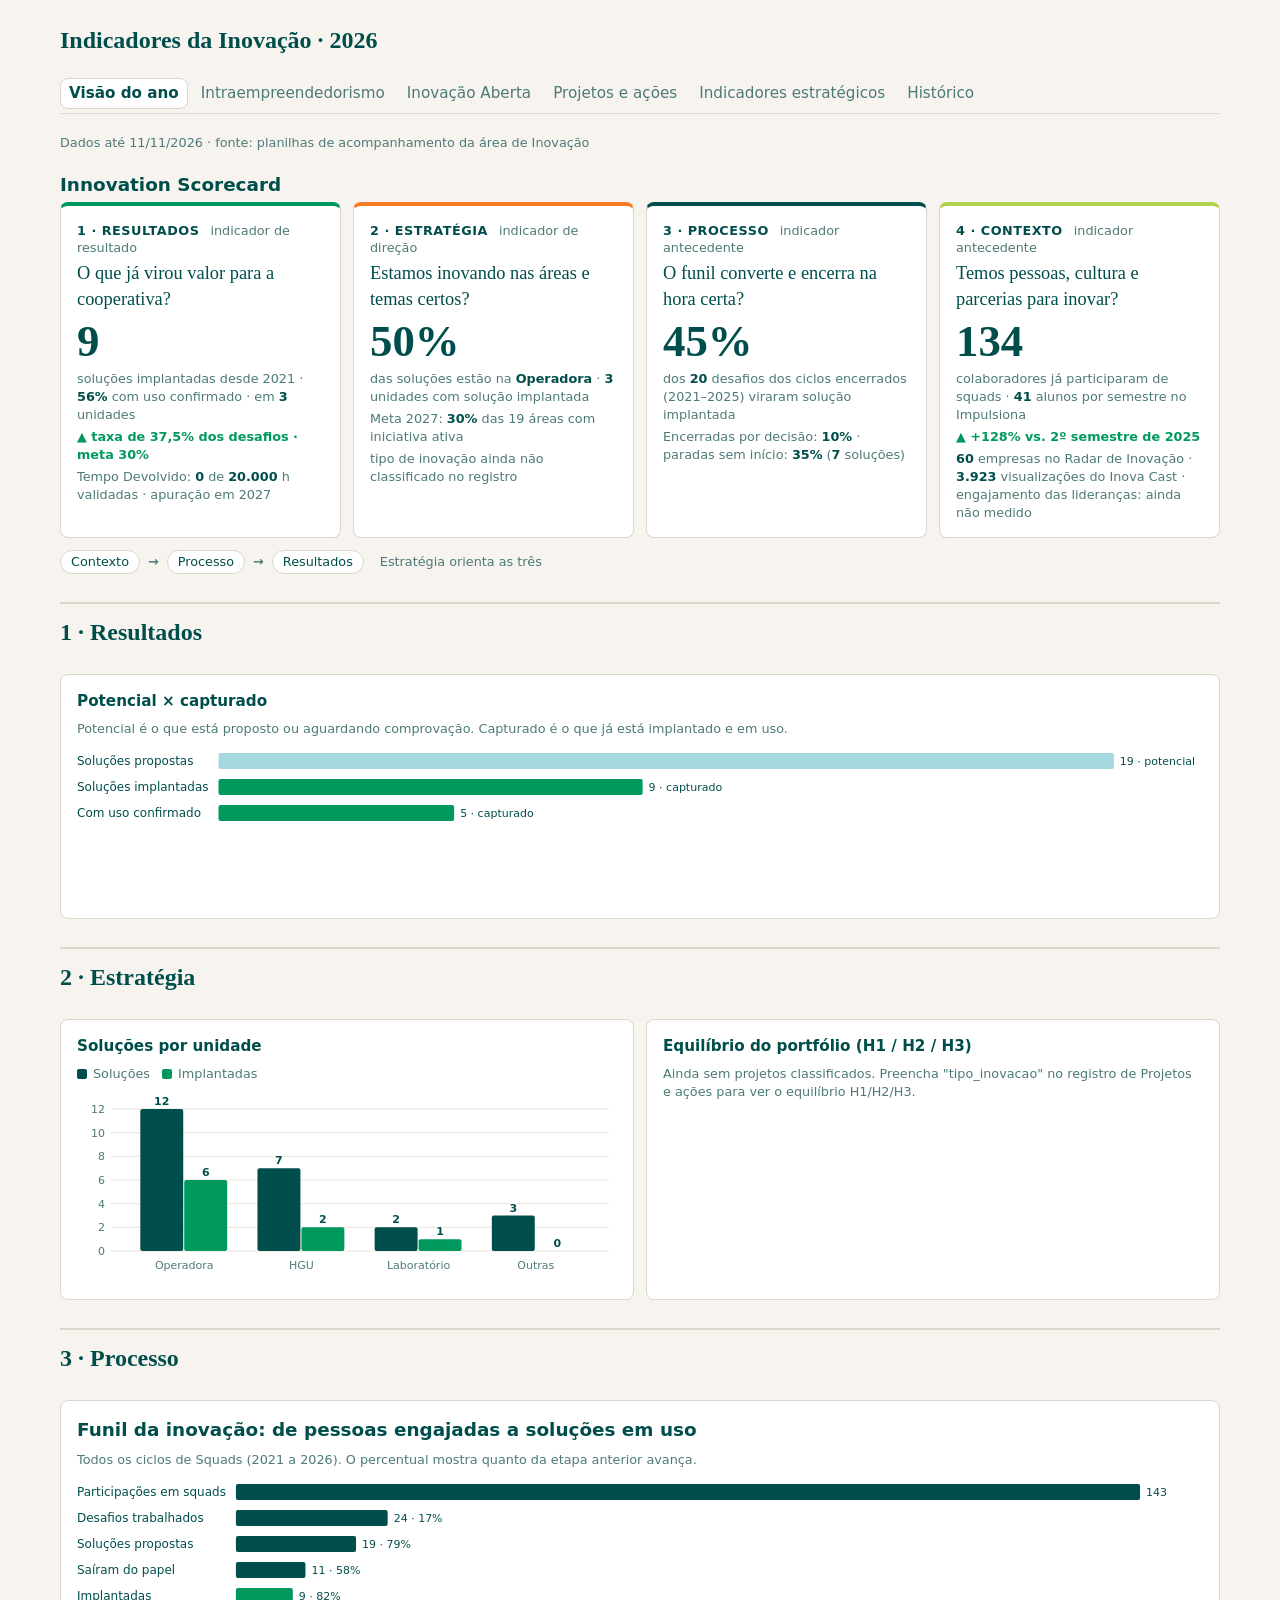
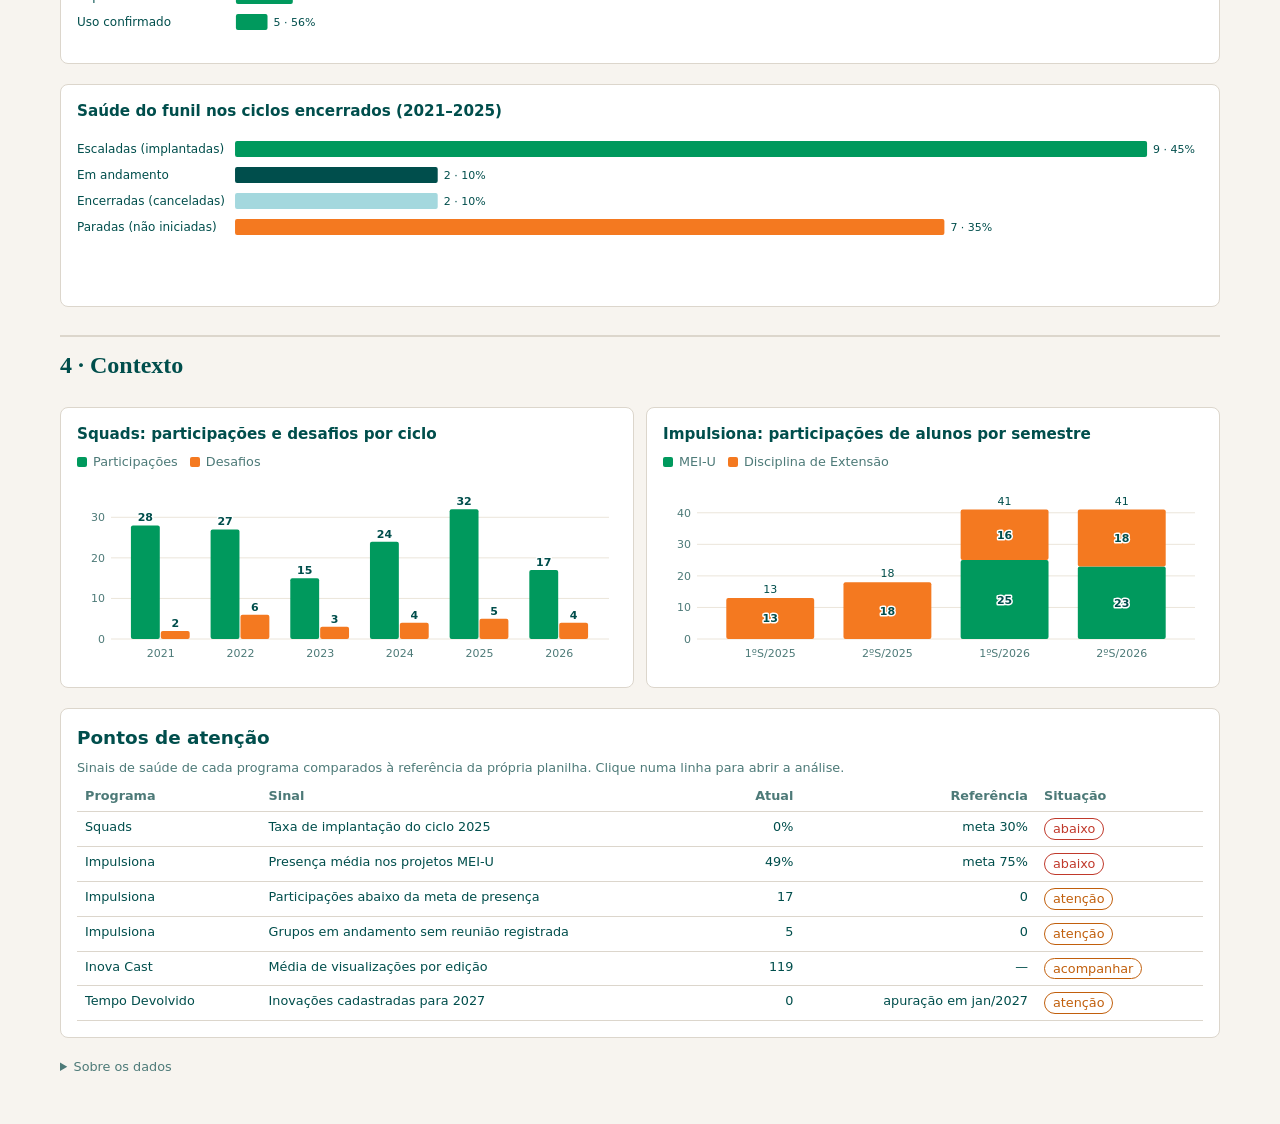
<file: docs/index.html>
<!DOCTYPE html>
<html lang="pt-BR">
<head>
<meta charset="utf-8">
<meta name="viewport" content="width=device-width, initial-scale=1">
<title>Indicadores da Inovação · Unimed Ponta Grossa</title>
<link rel="stylesheet" href="tema.css">
<script src="d3.min.js"></script>
<script src="dash-shim.js"></script>
</head>
<body>
<meta name="dash-one-writer">
<style>
.ip{font-family:var(--font-anthropic-sans);color:var(--color-fg);display:flex;flex-direction:column;gap:var(--cds-gap-lg)}
.ip h1{font-family:var(--font-anthropic-serif);font-weight:700;font-size:var(--cds-font-size-title);margin:0}
.ip h2{font-size:var(--cds-font-size-heading);font-weight:var(--cds-font-weight-medium);margin:0 0 var(--cds-gap-xs)}
.ip h3{font-size:var(--cds-font-size-body);font-weight:var(--cds-font-weight-medium);margin:0 0 var(--cds-gap-xs)}
.ip p{margin:0}
.ip-lede{color:var(--color-fg);max-width:70ch;line-height:1.5}
.ip-lede b,.ip-note b{font-variant-numeric:tabular-nums}
.ip-muted{color:var(--color-fg-muted);font-size:var(--cds-font-size-caption)}
.ip-tabs{display:flex;flex-wrap:wrap;gap:var(--cds-gap-xs);border-bottom:1px solid var(--color-border-line);padding-bottom:var(--cds-gap-xs)}
.ip-tab{font:inherit;font-size:var(--cds-font-size-body);background:none;border:1px solid transparent;border-radius:var(--cds-radius);padding:var(--cds-pad-xs) var(--cds-pad-sm);color:var(--color-fg-muted);cursor:pointer}
.ip-tab[aria-selected=true]{color:var(--color-fg);background:var(--color-panel);border-color:var(--color-border-line);font-weight:var(--cds-font-weight-medium)}
.ip-sec{display:flex;flex-direction:column;gap:var(--cds-gap-lg)}
.ip-grid{display:grid;grid-template-columns:repeat(auto-fit,minmax(170px,1fr));gap:var(--cds-gap-md)}
.ip-two{display:grid;grid-template-columns:repeat(auto-fit,minmax(300px,1fr));gap:var(--cds-gap-md)}
.ip-card{background:var(--color-panel);border:1px solid var(--color-border-line);border-radius:var(--cds-radius);padding:var(--cds-pad-lg);display:flex;flex-direction:column;gap:var(--cds-gap-xs);min-width:0}
.ip-prog{font-size:var(--cds-font-size-caption);color:var(--color-fg-muted);text-transform:uppercase;letter-spacing:.04em}
.ip-big{font-family:var(--font-anthropic-serif);font-weight:700;color:var(--color-fg);font-size:2.1rem;line-height:1.1;font-variant-numeric:tabular-nums}
.ip-sub{font-size:var(--cds-font-size-caption);color:var(--color-fg-muted)}
.ip-sub b{color:var(--color-fg);font-weight:var(--cds-font-weight-medium);font-variant-numeric:tabular-nums}
.ip-chart{position:relative;min-height:220px;width:100%}
.ip-chart.ip-short{min-height:160px}
.ip-legend{display:flex;flex-wrap:wrap;gap:var(--cds-gap-md);font-size:var(--cds-font-size-caption);color:var(--color-fg-muted)}
.ip-sw{display:inline-block;width:10px;height:10px;border-radius:2px;margin-right:6px;vertical-align:-1px}
.ip-tip{position:absolute;pointer-events:none;background:var(--cds-surface-popover);border:1px solid var(--cds-border);box-shadow:var(--cds-shadow-popover);border-radius:var(--cds-radius);padding:6px 8px;font-size:var(--cds-font-size-caption);max-width:260px;z-index:5;line-height:1.4}
.ip-tip .k{color:var(--cds-text-secondary)}
.ip-chart svg text{fill:var(--cds-text-secondary);font-size:11px;font-family:var(--font-anthropic-sans)}
.ip-chart svg .ip-val{fill:var(--color-fg)}
.ip-chart svg .ip-lab{fill:var(--color-fg);font-size:12px}
.ip-chart svg .ip-seg{fill:var(--color-fg);font-size:11px;font-weight:600;paint-order:stroke;stroke:var(--color-panel);stroke-width:3px;stroke-linejoin:round}
.ip-wrap{overflow-x:auto}
.ip table{border-collapse:collapse;width:100%;font-size:var(--cds-font-size-caption)}
.ip th{text-align:left;font-weight:var(--cds-font-weight-medium);color:var(--color-fg-muted);border-bottom:1px solid var(--color-border-line);padding:6px 8px;white-space:nowrap}
.ip td{border-bottom:1px solid var(--color-border-line);padding:6px 8px;vertical-align:top}
.ip td.n,.ip th.n{text-align:right;font-variant-numeric:tabular-nums}
.ip-pill{display:inline-block;border-radius:999px;padding:1px 8px;font-size:var(--cds-font-size-caption);border:1px solid currentColor;white-space:nowrap}
.ip-ok{color:var(--color-ok)}.ip-warn{color:var(--color-warn)}.ip-bad{color:var(--color-bad)}
.ip-bar{height:10px;border-radius:999px;background:var(--color-border-line);overflow:hidden}
.ip-bar>span{display:block;height:100%;background:var(--color-ok)}
.ip-note{font-size:var(--cds-font-size-caption);color:var(--color-fg-muted);line-height:1.5;max-width:80ch}
.ip details{font-size:var(--cds-font-size-caption);color:var(--color-fg-muted)}
.ip details summary{cursor:pointer}
[data-dash-source-state=refreshing]{opacity:.5}
.ip-hero{border-top:4px solid var(--color-border-line)}
.ip-xl{font-size:2.8rem}
.ip-delta{font-size:var(--cds-font-size-caption);font-weight:var(--cds-font-weight-medium);font-variant-numeric:tabular-nums}
.ip-delta.ip-up{color:var(--color-ok)}.ip-delta.ip-down{color:var(--color-bad)}.ip-neutral{color:var(--color-fg-muted)}
.ip-means{font-size:var(--cds-font-size-caption);color:var(--color-fg-muted);line-height:1.45;margin-top:auto;padding-top:var(--cds-gap-xs);border-top:1px dashed var(--color-border-line)}
#impacto h2,#alcance-titulo{margin-bottom:var(--cds-gap-sm)}
.ip-head{display:flex;flex-wrap:wrap;align-items:center;gap:var(--cds-gap-md)}
.ip-exec-btn{margin-left:auto;font:inherit;font-size:var(--cds-font-size-body);background:none;border:1px solid var(--color-border-line);border-radius:var(--cds-radius);padding:var(--cds-pad-xs) var(--cds-pad-sm);color:var(--color-fg-muted);cursor:pointer}
.ip-exec-btn[aria-pressed=true]{color:var(--color-fg);background:var(--color-panel);font-weight:var(--cds-font-weight-medium)}
.ip.ip-exec .ip-tabs,.ip.ip-exec #pulso,.ip.ip-exec #cards-programas,.ip.ip-exec #alcance-titulo,.ip.ip-exec #comparar,.ip.ip-exec #drill,.ip.ip-exec #filtros,.ip.ip-exec #funil .ip-muted,.ip.ip-exec #notas{display:none!important}
.ip-form{display:flex;flex-wrap:wrap;gap:var(--cds-gap-md);align-items:flex-end;font-size:var(--cds-font-size-caption);color:var(--color-fg-muted)}
.ip-form label{display:flex;flex-direction:column;gap:4px}
.ip-form input{font:inherit;font-size:var(--cds-font-size-body);padding:6px 8px;border:1px solid var(--color-border-line);border-radius:var(--cds-radius);background:var(--color-bg);color:var(--color-fg);width:9rem}
.ip-auto{background:var(--color-bg);border-left:3px solid var(--color-border-line);padding:var(--cds-pad-sm) var(--cds-pad-md);border-radius:var(--cds-radius)}
.ip-drill-head{display:flex;flex-wrap:wrap;gap:var(--cds-gap-md);align-items:center;justify-content:space-between;margin:var(--cds-gap-sm) 0 var(--cds-gap-xs)}
.ip-link{background:none;border:none;padding:0;color:var(--color-fg-muted);text-decoration:underline;cursor:pointer;font:inherit;font-size:var(--cds-font-size-caption)}
.ip-sim{border-top:1px solid var(--color-border-line);padding-top:var(--cds-gap-md);margin-top:var(--cds-gap-sm);display:flex;flex-direction:column;gap:var(--cds-gap-sm)}
.ip-sim-out{display:flex;flex-direction:column;gap:4px;font-size:var(--cds-font-size-body)}
.ip-checks{margin:0;padding-left:1.1rem;font-size:var(--cds-font-size-caption);line-height:1.6}
.ip-group-title{font-size:var(--cds-font-size-title)!important;font-family:var(--font-anthropic-serif);font-weight:700!important;padding-top:var(--cds-gap-md);border-top:2px solid var(--color-border-line)}
tr.ip-exemplo td{color:var(--color-fg-muted);font-style:italic}
.ip-sc-grid{display:grid;grid-template-columns:repeat(auto-fit,minmax(260px,1fr));gap:var(--cds-gap-md)}
.ip-sc{border-top:4px solid var(--color-border-line)}
.ip-dim{font-size:var(--cds-font-size-caption);font-weight:var(--cds-font-weight-medium);text-transform:uppercase;letter-spacing:.04em;color:var(--color-fg)}
.ip-dim i{font-style:normal;text-transform:none;letter-spacing:0;font-weight:400;color:var(--color-fg-muted);margin-left:6px}
.ip-q{font-family:var(--font-anthropic-serif);font-size:var(--cds-font-size-heading);color:var(--color-fg)}
.ip-flow{display:flex;flex-wrap:wrap;align-items:center;gap:var(--cds-gap-sm);margin-top:var(--cds-gap-md);font-size:var(--cds-font-size-caption);color:var(--color-fg-muted)}
.ip-flow span{border:1px solid var(--color-border-line);border-radius:999px;padding:2px 10px;color:var(--color-fg);background:var(--color-panel)}
.ip-flow em{font-style:normal;margin-left:var(--cds-gap-sm)}
.ip-dim-h{font-family:var(--font-anthropic-serif);font-size:var(--cds-font-size-title)!important;font-weight:700!important;padding-top:var(--cds-gap-md);border-top:2px solid var(--color-border-line);margin-top:var(--cds-gap-sm)!important}
#squads-analise{order:1}#notas{order:2}
tbody[data-draw=alertas] tr{cursor:pointer}
tbody[data-draw=alertas] tr:hover td{background:var(--color-bg)}
</style>

<div class="ip">
<header id="topo">
  <div class="ip-head">
    <h1>Indicadores da Inovação · 2026</h1>
  </div>
</header>

<nav class="ip-tabs" role="tablist" aria-label="Programas">
  <button class="ip-tab" role="tab" data-tab="ano" aria-selected="true">Visão do ano</button>
  <button class="ip-tab" role="tab" data-tab="intra" aria-selected="false">Intraempreendedorismo</button>
  <button class="ip-tab" role="tab" data-tab="aberta" aria-selected="false">Inovação Aberta</button>
  <button class="ip-tab" role="tab" data-tab="projetos" aria-selected="false">Projetos e ações</button>
  <button class="ip-tab" role="tab" data-tab="tempo" aria-selected="false">Indicadores estratégicos</button>
  <button class="ip-tab" role="tab" data-tab="historico" aria-selected="false">Histórico</button>
</nav>

<!-- ============ VISÃO DO ANO ============ -->
<section class="ip-sec" id="ano" data-sec="ano">
  <p class="ip-muted" id="data-corte">Dados até 11/11/2026 · fonte: planilhas de acompanhamento da área de Inovação</p>

  <!-- ===== Innovation Scorecard ===== -->
  <div id="scorecard">
    <h2>Innovation Scorecard</h2>
    <div class="ip-sc-grid">
      <div class="ip-card ip-sc" id="sc-resultados" data-c="0">
        <span class="ip-dim">1 · Resultados <i>indicador de resultado</i></span>
        <span class="ip-q">O que já virou valor para a cooperativa?</span>
        <span class="ip-big ip-xl" data-draw="h-imp" data-source="impacto" data-field="implantadas" data-row="0">—</span>
        <span class="ip-sub">soluções implantadas desde 2021 · <b data-draw="sc-captura" data-source="scorecard" data-field="captura_uso" data-row="0">—</b> com uso confirmado · em <b data-draw="h-est" data-source="impacto" data-field="estabelecimentos" data-row="0">—</b> unidades</span>
        <span class="ip-delta" data-draw="h-imp-d" data-source="sq_resumo" data-field="taxa" data-row="0">—</span>
        <span class="ip-sub">Tempo Devolvido: <b data-draw="sc-hv" data-source="scorecard" data-field="horas_validadas" data-row="0">—</b> de <b data-draw="c-td" data-source="tempo_devolvido" data-field="valor" data-where="indicador=meta_horas">—</b> h validadas · apuração em 2027</span>
      </div>
      <div class="ip-card ip-sc" id="sc-estrategia" data-c="1">
        <span class="ip-dim">2 · Estratégia <i>indicador de direção</i></span>
        <span class="ip-q">Estamos inovando nas áreas e temas certos?</span>
        <span class="ip-big ip-xl" data-draw="sc-conc" data-source="scorecard" data-field="concentracao" data-row="0">—</span>
        <span class="ip-sub">das soluções estão na <b data-draw="sc-top" data-source="scorecard" data-field="unidade_top" data-row="0">—</b> · <b data-draw="sc-unid" data-source="scorecard" data-field="unidades_impl" data-row="0">—</b> unidades com solução implantada</span>
        <span class="ip-sub">Meta 2027: <b data-draw="c-aa" data-source="areas_ativas" data-field="meta_pct" data-where="trimestre=4%C2%BA%20tri">—</b> das 19 áreas com iniciativa ativa</span>
        <span class="ip-sub" data-draw="sc-class" data-source="scorecard" data-field="classificados" data-row="0">—</span>
      </div>
      <div class="ip-card ip-sc" id="sc-processo" data-c="2">
        <span class="ip-dim">3 · Processo <i>indicador antecedente</i></span>
        <span class="ip-q">O funil converte e encerra na hora certa?</span>
        <span class="ip-big ip-xl" data-draw="sc-scale" data-source="scorecard" data-field="scale_rate" data-row="0">—</span>
        <span class="ip-sub">dos <b data-draw="sc-enc" data-source="scorecard" data-field="encerrados" data-row="0">—</b> desafios dos ciclos encerrados (2021–2025) viraram solução implantada</span>
        <span class="ip-sub">Encerradas por decisão: <b data-draw="sc-kill" data-source="scorecard" data-field="kill_rate" data-row="0">—</b> · paradas sem início: <b data-draw="sc-parados" data-source="scorecard" data-field="parados_pct" data-row="0">—</b> (<b data-draw="sc-parados-n" data-source="scorecard" data-field="paradas" data-row="0">—</b> soluções)</span>
      </div>
      <div class="ip-card ip-sc" id="sc-contexto" data-c="3">
        <span class="ip-dim">4 · Contexto <i>indicador antecedente</i></span>
        <span class="ip-q">Temos pessoas, cultura e parcerias para inovar?</span>
        <span class="ip-big ip-xl" data-draw="h-pes" data-source="squads_pessoas" data-field="valor" data-where="indicador=pessoas_unicas">—</span>
        <span class="ip-sub">colaboradores já participaram de squads · <b data-draw="h-alu" data-source="impulsiona_semestres" data-field="total" data-where="semestre=2%C2%BAS%2F2026">—</b> alunos por semestre no Impulsiona</span>
        <span class="ip-delta" data-draw="h-alu-d" data-source="impacto" data-field="cresc_impulsiona" data-row="0">—</span>
        <span class="ip-sub"><b data-draw="c-st" data-source="st_resumo" data-field="startups" data-row="0">—</b> empresas no Radar de Inovação · <b data-draw="c-ic" data-source="ic_resumo" data-field="visualizacoes" data-row="0">—</b> visualizações do Inova Cast · engajamento das lideranças: ainda não medido</span>
      </div>
    </div>
    <div class="ip-flow" aria-label="Relação entre as dimensões">
      <span>Contexto</span><b>→</b><span>Processo</span><b>→</b><span>Resultados</span><em>Estratégia orienta as três</em>
    </div>
  </div>

  <!-- ===== Resultados ===== -->
  <h2 class="ip-dim-h" id="dim-resultados">1 · Resultados</h2>
  <div class="ip-card" id="sc-potencial">
    <h3>Potencial × capturado</h3>
    <p class="ip-muted">Potencial é o que está proposto ou aguardando comprovação. Capturado é o que já está implantado e em uso.</p>
    <div class="ip-chart ip-short" data-draw="sc-pot" data-source="sc_potencial" role="img" aria-label="Soluções em potencial e capturadas"></div>
  </div>

  <!-- ===== Estratégia ===== -->
  <h2 class="ip-dim-h" id="dim-estrategia">2 · Estratégia</h2>
  <div class="ip-two">
    <div class="ip-card" id="sc-unidades">
      <h3>Soluções por unidade</h3>
      <div class="ip-legend">
        <span><i class="ip-sw" data-c="2"></i>Soluções</span>
        <span><i class="ip-sw" data-c="0"></i>Implantadas</span>
      </div>
      <div class="ip-chart ip-short" data-draw="sc-unid-chart" data-source="sc_unidades" role="img" aria-label="Soluções de Squads por unidade"></div>
    </div>
    <div class="ip-card" id="sc-horizontes">
      <h3>Equilíbrio do portfólio (H1 / H2 / H3)</h3>
      <div class="ip-chart ip-short" data-draw="sc-tipos" data-source="sc_tipos" role="img" aria-label="Projetos por tipo de inovação"></div>
    </div>
  </div>

  <!-- ===== Processo ===== -->
  <h2 class="ip-dim-h" id="dim-processo">3 · Processo</h2>

  <!-- ===== Funil ===== -->
  <div class="ip-card" id="funil">
    <h2>Funil da inovação: de pessoas engajadas a soluções em uso</h2>
    <p class="ip-muted">Todos os ciclos de Squads (2021 a 2026). O percentual mostra quanto da etapa anterior avança.</p>
    <div class="ip-chart ip-short" data-draw="funil-ano" data-source="funil_recorte" role="img" aria-label="Funil dos Squads, de participações a soluções em uso"></div>
  </div>

  <!-- ===== Evolução ===== -->
  <div class="ip-card" id="sc-saude-card">
    <h3>Saúde do funil nos ciclos encerrados (2021–2025)</h3>
    <div class="ip-chart ip-short" data-draw="sc-saude" data-source="sc_saude" role="img" aria-label="Desfecho das soluções dos ciclos encerrados"></div>
  </div>

  <!-- ===== Contexto ===== -->
  <h2 class="ip-dim-h" id="dim-contexto">4 · Contexto</h2>
  <div class="ip-two" id="evolucao">
    <div class="ip-card" id="evo-squads">
      <h3>Squads: participações e desafios por ciclo</h3>
      <div class="ip-legend">
        <span><i class="ip-sw" data-c="0"></i>Participações</span>
        <span><i class="ip-sw" data-c="1"></i>Desafios</span>
      </div>
      <div class="ip-chart ip-short" data-draw="evo-sq" data-source="squads_ciclos" role="img" aria-label="Participações e desafios dos Squads por ano"></div>
    </div>
    <div class="ip-card" id="evo-impulsiona">
      <h3>Impulsiona: participações de alunos por semestre</h3>
      <div class="ip-legend">
        <span><i class="ip-sw" data-c="0"></i>MEI-U</span>
        <span><i class="ip-sw" data-c="1"></i>Disciplina de Extensão</span>
      </div>
      <div class="ip-chart ip-short" data-draw="evo-im" data-source="impulsiona_semestres" role="img" aria-label="Participações de alunos do Impulsiona por semestre"></div>
    </div>
  </div>

  <div class="ip-card" id="atencao">
    <h2>Pontos de atenção</h2>
    <p class="ip-muted">Sinais de saúde de cada programa comparados à referência da própria planilha. Clique numa linha para abrir a análise.</p>
    <div class="ip-wrap">
      <table data-source="alertas" data-row-key="sinal">
        <thead><tr><th data-field="programa">Programa</th><th data-field="sinal">Sinal</th><th class="n" data-field="valor_txt">Atual</th><th class="n" data-field="referencia_txt">Referência</th><th data-field="situacao">Situação</th></tr></thead>
        <tbody data-draw="alertas"></tbody>
      </table>
    </div>
  </div>
</section>

<!-- ============ SQUADS: ANÁLISE POR CICLO E UNIDADE (aparece logo após a seção Squads, via CSS order) ============ -->
<section class="ip-sec" id="squads-analise" data-sec="intra" hidden="">
  <div class="ip-card" id="comparar">
    <h2>Comparar ciclos de Squads</h2>
    <div class="ip-form">
      <label>Ciclo
        <select class="dash-select" id="cmp-a" aria-label="Ciclo"><option>2026</option><option>2025</option><option>2024</option><option>2023</option><option>2022</option><option>2021</option></select>
      </label>
      <label>comparado com
        <select class="dash-select" id="cmp-b" aria-label="Comparado com"><option>2026</option><option>2025</option><option>2024</option><option>2023</option><option>2022</option><option>2021</option></select>
      </label>
    </div>
    <div class="ip-wrap"><table data-source="sq_var" data-row-key="par,metrica">
      <thead><tr><th data-field="metrica">Indicador</th><th class="n" data-field="valor_a"><span data-draw="cmp-ha">—</span></th><th class="n" data-field="valor_b"><span data-draw="cmp-hb">—</span></th><th class="n" data-field="variacao">Variação</th></tr></thead>
      <tbody data-draw="cmp"></tbody>
    </table></div>
  </div>

</section>

<!-- ============ INOVA CAST ============ -->
<section class="ip-sec" id="intra-intro" data-sec="intra" hidden="">
  <p class="ip-lede">Intraempreendedorismo reúne os programas que desenvolvem a capacidade de inovar dentro da cooperativa: o <b>Inova Cast</b> inspira e dissemina a cultura, e os <b>Squads</b> transformam desafios das áreas em soluções.</p>
</section>
<section class="ip-sec" id="inovacast" data-sec="intra" hidden="">
  <h2 class="ip-group-title">Inova Cast</h2>
  <div class="ip-grid">
    <div class="ip-card"><span class="ip-prog">Edições realizadas</span><span class="ip-big" data-draw="ic-ep" data-source="ic_resumo" data-field="episodios" data-row="0">—</span><span class="ip-sub">das quais <b data-draw="ic-esp" data-source="ic_resumo" data-field="especiais" data-row="0">—</b> especiais de Squads</span></div>
    <div class="ip-card"><span class="ip-prog">Visualizações</span><span class="ip-big" data-draw="ic-v" data-source="ic_resumo" data-field="visualizacoes" data-row="0">—</span><span class="ip-sub">média de <b data-draw="ic-m" data-source="ic_resumo" data-field="media_views" data-row="0">—</b> por edição</span></div>
    <div class="ip-card"><span class="ip-prog">Interações</span><span class="ip-big" data-draw="ic-i" data-source="ic_resumo" data-field="interacoes" data-row="0">—</span><span class="ip-sub">curtidas + mensagens no chat</span></div>
    <div class="ip-card"><span class="ip-prog">Novos assinantes</span><span class="ip-big" data-draw="ic-a" data-source="ic_resumo" data-field="novos_assinantes" data-row="0">—</span><span class="ip-sub"><b data-draw="ic-c" data-source="ic_resumo" data-field="nao_realizados" data-row="0">—</b> datas sem edição (feriado, cancelamento ou evento)</span></div>
  </div>
  <div class="ip-card" id="ic-evolucao">
    <h2>Visualizações por edição</h2>
    <div class="ip-legend">
      <span><i class="ip-sw" data-c="0"></i>Convidado interno</span>
      <span><i class="ip-sw" data-c="1"></i>Convidado externo</span>
      <span><i class="ip-sw" data-c="2"></i>Especial Squads</span>
    </div>
    <div class="ip-chart" data-draw="ic-chart" data-source="inovacast" role="img" aria-label="Visualizações de cada edição do Inova Cast em 2026"></div>
  </div>
  <div class="ip-two">
    <div class="ip-card" id="ic-classificacao">
      <h3>Média de visualizações por tipo de convidado</h3>
      <div class="ip-chart ip-short" data-draw="ic-class" data-source="ic_class" role="img" aria-label="Média de visualizações por tipo de convidado"></div>
    </div>
    <div class="ip-card" id="ic-top">
      <h3>As 5 edições mais vistas</h3>
      <div class="ip-wrap"><table data-source="inovacast" data-row-key="data">
        <thead><tr><th data-field="data">Data</th><th data-field="tema">Tema</th><th class="n" data-field="visualizacoes">Views</th></tr></thead>
        <tbody data-draw="ic-top"></tbody>
      </table></div>
    </div>
  </div>
</section>

<!-- ============ SQUADS ============ -->
<section class="ip-sec" id="squads" data-sec="intra" hidden="">
  <h2 class="ip-group-title">Squads</h2>
  <div class="ip-grid">
    <div class="ip-card"><span class="ip-prog">Desafios desde 2021</span><span class="ip-big" data-draw="sq-d" data-source="sq_resumo" data-field="desafios" data-row="0">—</span><span class="ip-sub">em <b data-draw="sq-c" data-source="sq_resumo" data-field="ciclos" data-row="0">—</b> ciclos</span></div>
    <div class="ip-card"><span class="ip-prog">Soluções implantadas</span><span class="ip-big" data-draw="sq-i" data-source="sq_resumo" data-field="implantadas" data-row="0">—</span><span class="ip-sub">taxa de <b data-draw="sq-t" data-source="sq_resumo" data-field="taxa" data-row="0">—</b> · meta <b data-draw="sq-meta" data-source="squads_ciclos" data-field="meta_implantacao" data-where="ano=2026">—</b></span></div>
    <div class="ip-card"><span class="ip-prog">Participações</span><span class="ip-big" data-draw="sq-p" data-source="sq_resumo" data-field="participacoes" data-row="0">—</span><span class="ip-sub"><b data-draw="sq-co" data-source="sq_resumo" data-field="concluiram" data-row="0">—</b> concluíram o ciclo</span></div>
    <div class="ip-card"><span class="ip-prog">Capacitação 2026</span><span class="ip-big" data-draw="sq-h" data-source="sq_resumo" data-field="horas_capacitacao" data-row="0">—</span><span class="ip-sub">horas em <b data-draw="sq-hr" data-source="sq_resumo" data-field="encontros" data-row="0">—</b> workshops, checkpoints e capacitações</span></div>
  </div>
  <div class="ip-card" id="sq-ciclos">
    <h2>Desafios e soluções implantadas por ciclo</h2>
    <p class="ip-muted">Meta de cada ciclo é 30%.</p>
    <div class="ip-legend">
      <span><i class="ip-sw" data-c="0"></i>Desafios</span>
      <span><i class="ip-sw" data-c="1"></i>Implantadas</span>
    </div>
    <div class="ip-chart" data-draw="sq-chart" data-source="squads_ciclos" role="img" aria-label="Desafios e soluções implantadas por ciclo de Squads"></div>
  </div>
  <div class="ip-two">
    <div class="ip-card" id="sq-status">
      <h3>Onde estão as 24 soluções</h3>
      <div class="ip-chart ip-short" data-draw="sq-status" data-source="sq_status" role="img" aria-label="Soluções de Squads por status"></div>
    </div>
    <div class="ip-card" id="sq-part">
      <h3>Participações por ciclo</h3>
      <div class="ip-chart ip-short" data-draw="sq-part" data-source="squads_ciclos" role="img" aria-label="Participações de colaboradores por ciclo"></div>
    </div>
  </div>
  <div class="ip-card" id="sq-reports">
    <h2>Ciclo 2026: pontuação dos reports de sprint</h2>
    <div class="ip-wrap"><table data-source="squads_reports" data-row-key="squad">
      <thead><tr><th data-field="squad">Squad</th><th class="n" data-field="sprint_30">Sprint 30</th><th class="n" data-field="sprint_60">Sprint 60</th><th class="n" data-field="sprint_90">Sprint 90</th><th class="n" data-field="nota_final">Nota final</th></tr></thead>
      <tbody data-draw="sq-reports"></tbody>
    </table></div>
  </div>
  <div class="ip-card" id="sq-solucoes">
    <h2>Soluções por ciclo</h2>
    <div class="ip-wrap"><table data-source="squads_solucoes" data-row-key="squad">
      <thead><tr><th data-field="ano">Ano</th><th data-field="squad">Squad</th><th data-field="solucao">Solução</th><th data-field="estabelecimento">Onde</th><th data-field="status">Status</th></tr></thead>
      <tbody data-draw="sq-sol"></tbody>
    </table></div>
  </div>
</section>

<!-- ============ IMPULSIONA ============ -->
<section class="ip-sec" id="aberta-intro" data-sec="aberta" hidden="">
  <p class="ip-lede">Inovação Aberta reúne os programas que conectam a cooperativa ao ecossistema: a universidade, pelo <b>Impulsiona</b>, e o mercado de startups e fornecedores, pelo <b>Radar de Inovação</b>.</p>
</section>
<section class="ip-sec" id="impulsiona" data-sec="aberta" hidden="">
  <h2 class="ip-group-title">Impulsiona</h2>
  <div class="ip-grid">
    <div class="ip-card"><span class="ip-prog">Alunos únicos</span><span class="ip-big" data-draw="im-a" data-source="impulsiona_indicadores" data-field="total" data-where="indicador=Alunos%20%C3%BAnicos">—</span><span class="ip-sub"><b data-draw="im-pt" data-source="impulsiona_indicadores" data-field="total" data-where="indicador=Participa%C3%A7%C3%B5es%20(aluno%20%C3%97%20grupo)">—</b> participações</span></div>
    <div class="ip-card"><span class="ip-prog">Presença média MEI-U</span><span class="ip-big" data-draw="im-pm" data-source="impulsiona_indicadores" data-field="mei_u" data-where="indicador=Presen%C3%A7a%20m%C3%A9dia">—</span><span class="ip-sub">meta de presença <b data-draw="im-meta">—</b></span></div>
    <div class="ip-card"><span class="ip-prog">Presença média Extensão</span><span class="ip-big" data-draw="im-pe" data-source="impulsiona_indicadores" data-field="extensao" data-where="indicador=Presen%C3%A7a%20m%C3%A9dia">—</span><span class="ip-sub">Disciplina de Extensão (Ciência de Dados)</span></div>
    <div class="ip-card"><span class="ip-prog">Evasão MEI-U</span><span class="ip-big" data-draw="im-ev" data-source="impulsiona_indicadores" data-field="mei_u" data-where="indicador=Taxa%20de%20evas%C3%A3o">—</span><span class="ip-sub"><b data-draw="im-in" data-source="impulsiona_indicadores" data-field="mei_u" data-where="indicador=Participa%C3%A7%C3%B5es%20inativas%20(sa%C3%ADram)">—</b> alunos saíram dos projetos</span></div>
  </div>
  <div class="ip-card" id="im-presenca">
    <h2>Presença por grupo com reuniões registradas</h2>
    <p class="ip-muted">A linha tracejada marca a meta de presença.</p>
    <div class="ip-chart ip-short" data-draw="im-chart" data-source="impulsiona_grupos" role="img" aria-label="Presença média por grupo do Impulsiona"></div>
  </div>
  <div class="ip-two">
    <div class="ip-card" id="im-indicadores">
      <h3>MEI-U × Disciplina de Extensão</h3>
      <div class="ip-wrap"><table data-source="impulsiona_indicadores" data-row-key="indicador">
        <thead><tr><th data-field="indicador">Indicador</th><th class="n" data-field="mei_u">MEI-U</th><th class="n" data-field="extensao">Extensão</th><th class="n" data-field="total">Total</th></tr></thead>
        <tbody data-draw="im-ind"></tbody>
      </table></div>
    </div>
    <div class="ip-card" id="im-grupos">
      <h3>Grupos e acompanhamento</h3>
      <div class="ip-wrap"><table data-source="impulsiona_grupos" data-row-key="codigo">
        <thead><tr><th data-field="codigo">Cód.</th><th data-field="projeto">Projeto / turma</th><th data-field="semestre">Semestre</th><th class="n" data-field="reunioes_realizadas">Reuniões</th><th data-field="acompanhamento">Alerta</th></tr></thead>
        <tbody data-draw="im-grp"></tbody>
      </table></div>
    </div>
  </div>
</section>

<!-- ============ STARTUPS ============ -->
<section class="ip-sec" id="startups" data-sec="aberta" hidden="">
  <h2 class="ip-group-title">Radar de Inovação</h2>
  <p class="ip-lede">Pesquisas de mercado que apoiam decisões das áreas e o portfólio único de startups e empresas que alimenta essas pesquisas.</p>

  <h3>Pesquisas de mercado</h3>
  <div class="ip-grid">
    <div class="ip-card"><span class="ip-prog">Pesquisas cadastradas</span><span class="ip-big" data-draw="rd-pq" data-source="radar_resumo" data-field="pesquisas" data-row="0">—</span><span class="ip-sub"><b data-draw="rd-ex" data-source="radar_resumo" data-field="em_execucao" data-row="0">—</b> em execução · <b data-draw="rd-co" data-source="radar_resumo" data-field="concluidas" data-row="0">—</b> concluídas</span></div>
    <div class="ip-card"><span class="ip-prog">Tempo médio das concluídas</span><span class="ip-big" data-draw="rd-tm" data-source="radar_resumo" data-field="tempo_medio" data-row="0">—</span><span class="ip-sub">dias, do início à conclusão</span></div>
    <div class="ip-card"><span class="ip-prog">Concluídas no prazo</span><span class="ip-big" data-draw="rd-np" data-source="radar_resumo" data-field="no_prazo" data-row="0">—</span><span class="ip-sub"><b data-draw="rd-at" data-source="radar_resumo" data-field="atrasadas" data-row="0">—</b> aberta em atraso · <b data-draw="rd-sp" data-source="radar_resumo" data-field="sem_prazo" data-row="0">—</b> sem prazo definido</span></div>
  </div>
  <div class="ip-two">
    <div class="ip-card" id="rd-gargalos">
      <h3>Gargalos por status</h3>
      <div class="ip-chart ip-short" data-draw="rd-status" data-source="radar_status" role="img" aria-label="Pesquisas de mercado por status"></div>
    </div>
    <div class="ip-card" id="rd-prazos">
      <h3>Situação do prazo</h3>
      <div class="ip-chart ip-short" data-draw="rd-prazo" data-source="radar_prazo" role="img" aria-label="Pesquisas por situação do prazo"></div>
    </div>
  </div>
  <div class="ip-card" id="rd-demandas">
    <h3>Quem demanda e que impacto se espera</h3>
    <div class="ip-legend">
      <span><i class="ip-sw" data-c="0"></i>Estabelecimento demandante</span>
      <span><i class="ip-sw" data-c="1"></i>Impacto esperado</span>
    </div>
    <div class="ip-chart ip-short" data-draw="rd-estab" data-source="radar_estab" role="img" aria-label="Pesquisas por estabelecimento e por impacto esperado"></div>
  </div>
  <div class="ip-card" id="rd-pesquisas">
    <h3>Pesquisas</h3>
    <div class="ip-wrap"><table data-source="radar_pesquisas" data-row-key="id">
      <thead><tr><th data-field="id">ID</th><th data-field="titulo">Pesquisa</th><th data-field="estabelecimento">Estabelecimento</th><th data-field="impacto">Impacto</th><th data-field="status">Status</th><th class="n" data-field="dias_execucao">Dias</th><th data-field="situacao_prazo">Prazo</th><th class="n" data-field="n_empresas">Empresas</th><th data-field="empresa_escolhida">Escolhida / recomendada</th></tr></thead>
      <tbody data-draw="rd-pesq"></tbody>
    </table></div>
  </div>

  <h3>Portfólio de empresas</h3>
  <div class="ip-grid">
    <div class="ip-card"><span class="ip-prog">Empresas no portfólio</span><span class="ip-big" data-draw="rd-em" data-source="radar_resumo" data-field="empresas" data-row="0">—</span><span class="ip-sub"><b data-draw="rd-mt" data-source="radar_resumo" data-field="mapeamento_total" data-row="0">—</b> do mapeamento de startups · <b data-draw="rd-vp" data-source="radar_resumo" data-field="via_pesquisa" data-row="0">—</b> vindas das pesquisas</span></div>
    <div class="ip-card"><span class="ip-prog">Vinculadas a pesquisas</span><span class="ip-big" data-draw="rd-vi" data-source="radar_resumo" data-field="vinculadas" data-row="0">—</span><span class="ip-sub"><b data-draw="rd-so" data-source="radar_resumo" data-field="somente_mapeadas" data-row="0">—</b> ainda só mapeadas</span></div>
    <div class="ip-card"><span class="ip-prog">Aproveitamento do mapeamento</span><span class="ip-big" data-draw="rd-ma" data-source="radar_resumo" data-field="aproveitamento_mapeamento" data-row="0">—</span><span class="ip-sub"><b data-draw="rd-mu" data-source="radar_resumo" data-field="mapeamento_usadas" data-row="0">—</b> startups mapeadas já usadas em pesquisas</span></div>
    <div class="ip-card"><span class="ip-prog">Selecionadas ou recomendadas</span><span class="ip-big" data-draw="rd-se" data-source="radar_resumo" data-field="selecionadas" data-row="0">—</span><span class="ip-sub">empresas escolhidas em pesquisas</span></div>
  </div>
  <div class="ip-card" id="rd-funil-card">
    <h3>Funil do portfólio: do mapeamento à empresa escolhida</h3>
    <div class="ip-chart ip-short" data-draw="rd-funil" data-source="radar_funil" role="img" aria-label="Funil do portfólio de empresas do Radar"></div>
  </div>
  <div class="ip-two">
    <div class="ip-card" id="st-temas">
      <h3>Empresas por categoria</h3>
      <div class="ip-chart ip-short" data-draw="st-chart" data-source="st_temas" role="img" aria-label="Empresas do portfólio por categoria"></div>
    </div>
    <div class="ip-card" id="rd-categorias">
      <h3>Categorias: pesquisas × portfólio</h3>
      <p class="ip-muted">Em vermelho, categorias com 3 ou mais empresas e nenhuma usada em pesquisa.</p>
      <div class="ip-wrap"><table data-source="radar_categorias" data-row-key="categoria">
        <thead><tr><th data-field="categoria">Categoria</th><th class="n" data-field="pesquisas">Pesquisas</th><th class="n" data-field="empresas">Empresas</th><th class="n" data-field="vinculadas">Vinculadas</th><th class="n" data-field="aproveitamento">Aproveitamento</th></tr></thead>
        <tbody data-draw="rd-cat"></tbody>
      </table></div>
    </div>
  </div>
  <div class="ip-card" id="st-lista">
    <h3>Base de empresas</h3>
    <div class="ip-wrap"><table data-source="startups" data-row-key="id">
      <thead><tr><th data-field="id">ID</th><th data-field="startup">Empresa</th><th data-field="solucao">Solução</th><th data-field="tema">Categoria</th></tr></thead>
      <tbody data-draw="st-tab"></tbody>
    </table></div>
  </div>
</section>

<!-- ============ PROJETOS E AÇÕES ============ -->
<section class="ip-sec" id="projetos" data-sec="projetos" hidden="">
  <p class="ip-muted">Nível projeto · líderes de iniciativa e times · atualização mensal</p>
  <p class="ip-lede">Registro único dos projetos e ações de inovação com resultado para as áreas. Daqui saem as horas do <b>Tempo Devolvido</b> e as áreas do indicador de <b>Áreas com Iniciativas Ativas</b>, na aba Indicadores estratégicos.</p>
  <div class="ip-grid">
    <div class="ip-card"><span class="ip-prog">Projetos e ações registrados</span><span class="ip-big" data-draw="pj-reg" data-source="proj_resumo" data-field="registrados" data-row="0">—</span><span class="ip-sub"><b data-draw="pj-val" data-source="proj_resumo" data-field="validados" data-row="0">—</b> validados pela equipe de inovação</span></div>
    <div class="ip-card"><span class="ip-prog">Em andamento</span><span class="ip-big" data-draw="pj-and" data-source="proj_resumo" data-field="em_andamento" data-row="0">—</span><span class="ip-sub">ainda não encerrados</span></div>
    <div class="ip-card"><span class="ip-prog">Áreas alcançadas</span><span class="ip-big" data-draw="pj-are" data-source="proj_resumo" data-field="areas" data-row="0">—</span><span class="ip-sub">áreas distintas com projeto ou ação registrada</span></div>
    <div class="ip-card"><span class="ip-prog">Horas devolvidas que contam</span><span class="ip-big" data-draw="pj-h" data-source="td_resumo" data-field="horas_validadas" data-row="0">—</span><span class="ip-sub"><b data-draw="pj-hp" data-source="td_resumo" data-field="horas_pendentes" data-row="0">—</b> h aguardando validação ou evidência</span></div>
  </div>
  <div class="ip-card" id="pj-jornada">
    <h2>Projetos e ações por etapa da jornada</h2>
    <div class="ip-chart ip-short" data-draw="pj-etapas" data-source="proj_etapas" role="img" aria-label="Projetos e ações por etapa da jornada da inovação"></div>
  </div>
  <div class="ip-card" id="pj-registro">
    <h2>Registro de projetos e ações</h2>
    <p class="ip-muted">A linha P-000 é um exemplo de preenchimento e não entra nos indicadores.</p>
    <div class="ip-wrap"><table data-source="projetos" data-row-key="id">
      <thead><tr><th data-field="id">ID</th><th data-field="nome">Projeto / ação</th><th data-field="tipo">Tipo</th><th data-field="origem">Origem</th><th data-field="areas">Área(s)</th><th data-field="etapa">Etapa</th><th data-field="data_ultima_etapa">Última mudança</th><th class="n" data-source="proj_horas" data-field="horas">Horas devolvidas</th><th data-source="proj_horas" data-field="conta_tempo">Tempo Devolvido</th><th data-field="resultado">Resultado</th></tr></thead>
      <tbody data-draw="pj-tab"></tbody>
    </table></div>
  </div>
  <div class="ip-card" id="pj-como">
    <h2>Como registrar e como cada registro alimenta os indicadores</h2>
    <ol class="ip-note">
      <li><b>Registrar:</b> uma linha por projeto ou ação na planilha de registro; a equipe de inovação atualiza o painel.</li>
      <li><b>Tempo Devolvido:</b> conta (tempo antes − tempo depois) × volume acumulado ÷ 60, só quando <i>validado</i> = Sim e há evidência (relatório do sistema ou cronometragem; estimativa fica pendente). Melhorias incrementais de outras áreas também contam.</li>
      <li><b>Áreas com Iniciativas Ativas:</b> conta cada área da coluna <i>áreas</i> (separe com ";" quando for compartilhada) se o registro tiver gestor, estiver priorizado e validado, e tiver mudança de etapa nos 90 dias antes do fim do trimestre. "Encerrada com aprendizado" conta no trimestre da decisão. A origem "Área (melhoria própria)" não entra nesse indicador.</li>
    </ol>
    <details id="pj-campos">
      <summary>Campos do registro</summary>
      <div class="ip-wrap"><table>
        <tbody>
          <tr><th>id</th><td>Código único, ex.: P-001</td></tr>
          <tr><th>nome</th><td>Nome do projeto ou ação</td></tr>
          <tr><th>tipo</th><td>Projeto, Ação ou Melhoria incremental</td></tr>
          <tr><th>origem</th><td>Equipe de inovação, Squad, Impulsiona, Startup/parceiro ou Área (melhoria própria)</td></tr>
          <tr><th>areas</th><td>Área(s) da cooperativa, conforme as 19 áreas do organograma de jan/2027; separe com ";"</td></tr>
          <tr><th>gestor</th><td>Gestor(a) responsável pela iniciativa</td></tr>
          <tr><th>etapa</th><td>Captação, Triagem, Descoberta e validação, Experimentação, Piloto, Escala, Encerrada com aprendizado ou Encerrada</td></tr>
          <tr><th>priorizada</th><td>Sim ou Não</td></tr>
          <tr><th>data_ultima_etapa</th><td>Data da última mudança de etapa ou decisão formal (AAAA-MM-DD)</td></tr>
          <tr><th>tipo_inovacao</th><td>Incremental, Radical ou Disruptiva</td></tr>
          <tr><th>beneficiario</th><td>Cliente, Colaborador ou Cooperado</td></tr>
          <tr><th>tempo_antes_min / tempo_depois_min</th><td>Minutos por atividade antes e depois da solução</td></tr>
          <tr><th>volume_acumulado</th><td>Quantas vezes a atividade aconteceu em 2027 desde a implantação</td></tr>
          <tr><th>evidencia</th><td>Relatório do sistema, Cronometragem (30 medições) ou Estimativa (pendente)</td></tr>
          <tr><th>validado</th><td>Sim ou Não. Só a equipe de inovação marca.</td></tr>
          <tr><th>indicador_resultado / resultado</th><td>O principal indicador de resultado para a área e o valor alcançado, ex.: "Glosas" / "−18% no trimestre"</td></tr>
        </tbody>
      </table></div>
    </details>
  </div>
</section>

<!-- ============ TEMPO DEVOLVIDO ============ -->
<section class="ip-sec" id="tempo" data-sec="tempo" hidden="">
  <p class="ip-lede">Em 2027 a inovação passa a ser acompanhada por dois indicadores: o Tempo Devolvido mede o <b>resultado</b> (horas economizadas) e Áreas com Iniciativas Ativas mede o <b>processo</b> (quanto a inovação está espalhada pela cooperativa e em movimento).</p>
  <div class="ip-two">
    <!-- ===== Tempo Devolvido ===== -->
    <div class="ip-card" id="td-card">
      <span class="ip-prog">Indicador de resultado · Estratégico</span>
      <h2>Tempo Devolvido por Inovação</h2>
      <div class="ip-grid">
        <div><span class="ip-sub">Meta até dez/2027</span><br><span class="ip-big" data-draw="td-m" data-source="tempo_devolvido" data-field="valor" data-where="indicador=meta_horas">—</span><span class="ip-sub"> h</span></div>
        <div><span class="ip-sub">Horas validadas</span><br><span class="ip-big" data-draw="td-h" data-source="td_resumo" data-field="horas_validadas" data-row="0">—</span><span class="ip-sub"> h</span></div>
      </div>
      <div class="ip-bar" role="img" aria-label="Percentual da meta de horas atingido"><span data-draw="td-bar" data-source="td_resumo" data-field="percentual" data-row="0"></span></div>
      <p class="ip-sub"><b data-draw="td-p" data-source="td_resumo" data-field="percentual" data-row="0">—</b> da meta · ritmo necessário de <b data-draw="td-r" data-source="td_resumo" data-field="horas_por_mes" data-row="0">—</b> h por mês · <b data-draw="td-c" data-source="td_resumo" data-field="cadastradas" data-row="0">—</b> projetos e ações registrados</p>
      <h3>Como é calculado</h3>
      <p class="ip-note">(tempo antes − tempo depois, em minutos) × volume do mês ÷ 60 = horas devolvidas. Só contam inovações confirmadas e validadas pelo núcleo, com evidência (relatório do sistema ou 30 cronometragens).</p>
      <p class="ip-note"><b>Atenção na planilha de coleta:</b> a coluna "Horas que contam no indicador" e a aba Resumo mostram erro de referência (#REF!). Corrija a fórmula antes de janeiro, senão o indicador não fecha.</p>
      <div class="ip-sim" id="sim-td-box">
        <h3>Simulador: o que é preciso para bater a meta?</h3>
        <div class="ip-form">
          <label>Soluções implantadas em 2027<input type="number" id="sim-n" min="0" max="500" step="1" value="10"></label>
          <label>Horas devolvidas por solução, por mês<input type="number" id="sim-h" min="0" max="10000" step="1" value="40"></label>
          <label>Mês médio de implantação
            <select class="dash-select" id="sim-m" aria-label="Mês médio de implantação">
              <option value="1">janeiro</option><option value="2">fevereiro</option><option value="3" selected="">março</option><option value="4">abril</option>
              <option value="5">maio</option><option value="6">junho</option><option value="7">julho</option><option value="8">agosto</option>
              <option value="9">setembro</option><option value="10">outubro</option><option value="11">novembro</option><option value="12">dezembro</option>
            </select>
          </label>
        </div>
        <div class="ip-sim-out" data-draw="sim-td" data-source="tempo_devolvido"></div>
        <p class="ip-muted">Simulação: cada solução devolve as mesmas horas todo mês, a partir do mês de implantação até dezembro.</p>
      </div>
    </div>

    <!-- ===== Áreas com Iniciativas Ativas ===== -->
    <div class="ip-card" id="aa-card">
      <span class="ip-prog">Indicador de processo · Tático</span>
      <h2>Áreas com Iniciativas de Inovação Ativas</h2>
      <div class="ip-grid">
        <div><span class="ip-sub">Meta até dez/2027</span><br><span class="ip-big" data-draw="aa-meta" data-source="areas_ativas" data-field="meta_pct" data-where="trimestre=4%C2%BA%20tri">—</span><span class="ip-sub"> · <b data-draw="aa-meta-n" data-source="areas_ativas" data-field="meta_areas" data-where="trimestre=4%C2%BA%20tri">—</b> de <b data-draw="aa-tot" data-source="areas_ativas" data-field="total_areas" data-where="trimestre=4%C2%BA%20tri">—</b> áreas</span></div>
        <div><span class="ip-sub">Último trimestre apurado</span><br><span class="ip-big" data-draw="aa-atual" data-source="aa_resumo" data-field="pct_atual" data-row="0">—</span><span class="ip-sub" data-draw="aa-atual-txt" data-source="aa_resumo" data-field="trimestre_atual" data-row="0">—</span></div>
      </div>
      <p class="ip-muted">Meta mínima por trimestre, em número de áreas (de 19). As áreas apuradas são calculadas a partir do registro de Projetos e ações.</p>
      <div class="ip-legend">
        <span><i class="ip-sw" data-c="1"></i>Meta mínima</span>
        <span><i class="ip-sw" data-c="0"></i>Áreas ativas apuradas</span>
      </div>
      <div class="ip-chart ip-short" data-draw="aa-chart" data-source="aa_trimestres" role="img" aria-label="Meta trimestral de áreas com iniciativas ativas em 2027"></div>
      <h3>Como é calculado</h3>
      <p class="ip-note">% de áreas = (nº de áreas com pelo menos 1 iniciativa ativa no trimestre ÷ 19 áreas) × 100</p>
      <div class="ip-sim" id="sim-aa-box">
        <h3>Simulador do trimestre</h3>
        <div class="ip-form">
          <label>Áreas com iniciativa ativa<input type="number" id="sim-a" min="0" max="19" step="1" value="4"></label>
        </div>
        <div class="ip-sim-out" data-draw="sim-aa" data-source="areas_ativas"></div>
      </div>
      <details id="aa-regras">
        <summary>Regras de contagem</summary>
        <ol class="ip-note">
          <li><b>Iniciativa ativa:</b> registrada com área e gestor responsável, priorizada, e com avanço de etapa ou decisão formal nos últimos 90 dias.</li>
          <li><b>Abrangência:</b> contam as iniciativas conduzidas pela equipe de inovação.</li>
          <li><b>Encerramento com aprendizado:</b> a iniciativa encerrada com aprendizado registrado conta como ativa no trimestre da decisão. Assim, não há incentivo para manter iniciativas paradas só para pontuar.</li>
          <li><b>Iniciativas compartilhadas:</b> contam para cada área que tem gestor responsável registrado.</li>
          <li><b>Denominador:</b> 19 áreas, uma por gestor, conforme organograma de janeiro de 2027, congelado no ano.</li>
        </ol>
      </details>
      <details id="aa-caminho">
        <summary>Caminho para obter os dados</summary>
        <ol class="ip-note">
          <li>Exportar dos logs do sistema a lista de iniciativas com área, gestor, etapa e data da última mudança de etapa.</li>
          <li>Filtrar as iniciativas com mudança de etapa ou decisão formal nos últimos 90 dias e validadas pela equipe de inovação.</li>
          <li>Contar as áreas distintas e aplicar a fórmula.</li>
        </ol>
      </details>
      <details id="aa-ficha">
        <summary>Ficha do indicador</summary>
        <div class="ip-wrap"><table>
          <tbody>
            <tr><th>Nível (hierarquia)</th><td>Tático</td></tr>
            <tr><th>Classificação (tipo)</th><td>Processo</td></tr>
            <tr><th>Finalidade</th><td>Medir a disseminação da inovação entre as áreas da cooperativa, considerando apenas iniciativas em movimento, para que a inovação não fique concentrada em poucas equipes nem parada.</td></tr>
            <tr><th>Atualização (tolerância)</th><td>10 dias</td></tr>
            <tr><th>Equipe envolvida</th><td>3</td></tr>
            <tr><th>Responsáveis</th><td>Gestores responsáveis pelas iniciativas</td></tr>
            <tr><th>Unidade de medida</th><td>%</td></tr>
            <tr><th>Fonte de dados</th><td>Logs do sistema</td></tr>
            <tr><th>Tipo da meta</th><td>Fixa por período</td></tr>
            <tr><th>Desdobramento</th><td>Consolidado, por área e por origem (iniciativas da equipe de inovação). No painel interno, sem meta oficial: taxa de avanço das iniciativas priorizadas (referência ≥ 60%).</td></tr>
            <tr><th>Racional da meta</th><td>A rampa considera que o portfólio de iniciativas se amplia ao longo do ano.</td></tr>
          </tbody>
        </table></div>
      </details>
    </div>
  </div>
</section>

<!-- ============ HISTÓRICO ============ -->
<section class="ip-sec" id="historico" data-sec="historico" hidden="">
  <p class="ip-lede">Indicadores acompanhados antes do modelo atual, com os métodos e metas da época. Os números não são recalculados: servem para mostrar a trajetória da área e o que aprendemos até chegar aos indicadores estratégicos de hoje.</p>
  <div class="ip-form">
    <label>Indicador
      <select class="dash-select" id="hist-sel" data-draw="hist-sel" data-source="historico_catalogo" aria-label="Indicador anterior"></select>
    </label>
  </div>
  <div class="ip-grid" id="hist-anos" data-draw="hist-anos" data-source="hist_anual"></div>
  <div class="ip-card" id="hist-evolucao">
    <h2>Resultado mensal × meta</h2>
    <div class="ip-legend">
      <span><i class="ip-sw" data-c="0"></i>Mês na meta</span>
      <span><i class="ip-sw" data-c="1"></i>Mês abaixo da meta</span>
      <span>– – Meta mensal</span>
    </div>
    <div class="ip-chart" data-draw="hist-chart" data-source="historico_mensal" role="img" aria-label="Resultado mensal e meta do indicador anterior selecionado"></div>
    <p class="ip-muted">A linha pontilhada vertical separa os anos. Meses sem barra não têm resultado registrado.</p>
  </div>
  <div class="ip-two">
    <div class="ip-card" id="hist-ano-tab">
      <h3>Consolidado por ano</h3>
      <div class="ip-wrap"><table data-source="hist_anual" data-row-key="chave">
        <thead><tr><th data-field="ano">Ano</th><th class="n" data-field="resultado">Resultado</th><th class="n" data-field="meta">Meta</th><th class="n" data-field="atingimento">Atingimento</th><th class="n" data-field="meses_acima">Meses na meta</th><th class="n" data-field="media_mensal">Média mensal</th><th data-field="melhor_mes">Melhor mês</th></tr></thead>
        <tbody data-draw="hist-tab"></tbody>
      </table></div>
    </div>
    <div class="ip-card" id="hist-ficha">
      <h3>Sobre este indicador</h3>
      <div data-draw="hist-info" data-source="historico_catalogo"></div>
    </div>
  </div>
</section>

<details id="notas">
  <summary>Sobre os dados</summary>
  <p class="ip-note">Os números vêm de uma cópia das cinco planilhas de acompanhamento enviada em 11/11/2026, sem nomes, contatos ou dados pessoais de alunos e colaboradores. Inova Cast: edições ao vivo com métricas do YouTube. Squads: ciclos 2021 a 2026 da aba Ciclos Consolidados. Impulsiona: indicadores da aba Painel. Para atualizar, envie as planilhas novamente.</p>
  <p class="ip-note">Os dados de cada gráfico e tabela estão em CSV na pasta <a href="dados/">dados/</a>.</p>
</details>
</div>

<script>
(function(){
  const L = d3.formatLocale({decimal:',',thousands:'.',grouping:[3],currency:['R$','']});
  const MES = ['jan','fev','mar','abr','mai','jun','jul','ago','set','out','nov','dez'];
  const parse = d3.utcParse('%Y-%m-%d');
  const ip = window.ip = {
    int: L.format(',.0f'), dec1: L.format(',.1f'), pct: L.format('.0%'), pct1: L.format('.1%'),
    num: v => (v === null || v === undefined || v === '') ? NaN : +v,
    mes: d => MES[d.getUTCMonth()], parse,
    dm: s => { const d = parse(s); return d ? d3.utcFormat('%d/%m')(d) : s; },
    ok: id => dash.data(id).status === 'ok',
    color: i => dash.colors[i % dash.colors.length],
    META_PRESENCA: 0.75
  };
  // tooltip inside a drawing
  ip.tip = function(el){
    const t = document.createElement('div'); t.className = 'ip-tip'; t.hidden = true; el.appendChild(t);
    return {
      show(ev, lines){
        t.replaceChildren(...lines.map(([k,v]) => { const p = document.createElement('div'); if (k){ const s = document.createElement('span'); s.className='k'; s.textContent = k + ': '; p.appendChild(s);} p.appendChild(document.createTextNode(v)); return p; }));
        t.hidden = false;
        const r = el.getBoundingClientRect(); let x = ev.clientX - r.left + 12, y = ev.clientY - r.top + 12;
        const w = t.offsetWidth; if (x + w > r.width) x = Math.max(0, ev.clientX - r.left - w - 12);
        t.style.left = x + 'px'; t.style.top = y + 'px';
      },
      hide(){ t.hidden = true; }
    };
  };
  ip.empty = function(el, st){
    el.replaceChildren();
    if (st === 'error'){ const p = document.createElement('p'); p.className='ip-muted'; p.textContent = 'Falha ao carregar'; el.appendChild(p); }
  };
  // vertical columns: items [{label, segs:[{name,value,ci}], tip:[[k,v]], top?}]
  ip.columns = function(el, items, o){
    o = o || {};
    el.replaceChildren();
    const W = Math.max(280, el.clientWidth), H = o.height || 230, m = {t: 22, r: 8, b: 26, l: 34};
    const mode = o.mode || 'stack';
    const max = d3.max(items, d => mode === 'stack' ? d3.sum(d.segs, s => s.value) : d3.max(d.segs, s => s.value)) || 1;
    const x = d3.scaleBand().domain(items.map((d,i) => i)).range([m.l, W - m.r]).padding(0.25);
    const y = d3.scaleLinear().domain([0, max]).nice().range([H - m.b, m.t]);
    const svg = d3.select(el).append('svg').attr('width', '100%').attr('viewBox', `0 0 ${W} ${H}`).attr('role','img').attr('aria-label', el.getAttribute('aria-label') || '');
    svg.append('g').selectAll('line').data(y.ticks(4)).join('line').attr('x1', m.l).attr('x2', W - m.r).attr('y1', d => y(d)).attr('y2', d => y(d)).style('stroke', 'var(--cds-chart-grid)');
    svg.append('g').selectAll('text').data(y.ticks(4)).join('text').attr('x', m.l - 6).attr('y', d => y(d) + 4).attr('text-anchor','end').text(d => ip.int(d));
    const step = Math.ceil(items.length / Math.max(1, Math.floor((W - m.l) / 44)));
    svg.append('g').selectAll('text').data(items).join('text').attr('x', (d,i) => x(i) + x.bandwidth()/2).attr('y', H - 8).attr('text-anchor','middle').text((d,i) => i % step === 0 ? d.label : '');
    const tt = ip.tip(el);
    const g = svg.append('g').selectAll('g').data(items).join('g');
    g.each(function(d, i){
      const gg = d3.select(this); let acc = 0;
      const n = d.segs.length, bw = mode === 'stack' ? x.bandwidth() : x.bandwidth() / n;
      d.segs.forEach((s, j) => {
        const v = s.value || 0; if (v <= 0 && mode === 'stack') return;
        const x0 = mode === 'stack' ? x(i) : x(i) + j * bw;
        const y0 = mode === 'stack' ? y(acc + v) : y(v), h = mode === 'stack' ? y(acc) - y(acc + v) : y(0) - y(v);
        gg.append('rect').attr('x', x0).attr('width', Math.max(1, bw - (mode === 'stack' ? 0 : 1))).attr('y', y0).attr('height', Math.max(0, h)).attr('rx', 2).style('fill', ip.color(s.ci));
        if (o.labels) {
          const lx = x0 + Math.max(1, bw - (mode === 'stack' ? 0 : 1)) / 2;
          const ly = mode === 'stack' ? (h >= 13 ? y0 + h / 2 + 4 : null) : y0 - 4;
          if (ly !== null) gg.append('text').attr('class', 'ip-seg').attr('x', lx).attr('y', ly).attr('text-anchor', 'middle').text(ip.int(v));
        }
        acc += v;
      });
      const total = mode === 'stack' ? acc : d3.max(d.segs, s => s.value || 0);
      if (d.top !== undefined && d.top !== null && !(o.labels && mode !== 'stack')) gg.append('text').attr('class','ip-val').attr('x', x(i) + x.bandwidth()/2).attr('y', y(total) - 5).attr('text-anchor','middle').text(d.top);
      gg.append('rect').attr('x', x(i) - x.step()*x.padding()/2).attr('width', x.step()).attr('y', m.t).attr('height', H - m.t - m.b).style('fill','transparent')
        .on('pointermove', ev => tt.show(ev, d.tip)).on('pointerleave', () => tt.hide());
    });
  };
  // horizontal bars: items [{label, value, ci, text, tip}]
  ip.hbars = function(el, items, o){
    o = o || {};
    el.replaceChildren();
    const W = Math.max(260, el.clientWidth), rowH = 26, m = {t: 6, r: 52, b: 6};
    const H = m.t + m.b + rowH * items.length;
    const svg = d3.select(el).append('svg').attr('width','100%').attr('viewBox', `0 0 ${W} ${H}`).attr('role','img').attr('aria-label', el.getAttribute('aria-label') || '');
    const labs = svg.append('g').selectAll('text').data(items).join('text').attr('class','ip-lab').attr('x', 0).attr('y', (d,i) => m.t + i*rowH + rowH/2 + 4).text(d => d.label);
    let lw = 0; labs.each(function(){ lw = Math.max(lw, this.getComputedTextLength()); });
    lw = Math.min(lw + 10, W * 0.5);
    labs.each(function(d){ let s = d.label; while (this.getComputedTextLength() > lw - 10 && s.length > 4){ s = s.slice(0, -2); this.textContent = s + '…'; } });
    const max = o.max || d3.max(items, d => d.value) || 1;
    const meas = svg.append('text').attr('class', 'ip-val');
    let tw = 0; items.forEach(d => { meas.text(d.text || ''); tw = Math.max(tw, meas.node().getComputedTextLength()); });
    meas.remove();
    const x = d3.scaleLinear().domain([0, max]).range([lw, W - Math.max(m.r, tw + 14)]);
    const tt = ip.tip(el);
    const g = svg.append('g').selectAll('g').data(items).join('g');
    g.append('rect').attr('x', lw).attr('y', (d,i) => m.t + i*rowH + 5).attr('height', rowH - 10).attr('width', d => Math.max(1, x(d.value || 0) - lw)).attr('rx', 2).style('fill', d => ip.color(d.ci || 0)).style('opacity', d => o.selected && d.label !== o.selected ? 0.35 : 1);
    g.append('text').attr('class','ip-val').attr('x', d => x(d.value || 0) + 6).attr('y', (d,i) => m.t + i*rowH + rowH/2 + 4).text(d => d.text);
    g.append('rect').attr('x', 0).attr('width', W).attr('y', (d,i) => m.t + i*rowH).attr('height', rowH).style('fill','transparent')
      .on('pointermove', (ev, d) => tt.show(ev, d.tip)).on('pointerleave', () => tt.hide())
      .on('click', (ev, d) => { if (o.onClick) o.onClick(d); }).style('cursor', o.onClick ? 'pointer' : null);
    if (o.ref !== undefined){
      svg.append('line').attr('x1', x(o.ref)).attr('x2', x(o.ref)).attr('y1', 0).attr('y2', H).style('stroke','var(--cds-chart-reference)').style('stroke-dasharray','4 3');
    }
  };
  ip.cell = function(tr, text, cls){ const td = document.createElement('td'); if (cls) td.className = cls; td.textContent = text; tr.appendChild(td); return td; };
  ip.pill = function(td, text, kind){ td.replaceChildren(); const s = document.createElement('span'); s.className = 'ip-pill ip-' + kind; s.textContent = text; td.appendChild(s); };
  // a number drawing helper
  ip.drawNum = function(name, id, getter, fmt){
    dash.draw(name, el => {
      const d = dash.data(id);
      if (d.status !== 'ok'){ el.textContent = '—'; if (d.status !== 'loading') el.classList.remove('dash-skeleton'); return; }
      const v = getter(d.data);
      el.textContent = (v === null || v === undefined || Number.isNaN(v)) ? '—' : fmt(v);
      el.classList.remove('dash-skeleton');
    });
  };
})();
</script>

<script>
// ---------- calcs ----------
dash.calc('ic_resumo', {
  title: 'Inova Cast: resumo de 2026',
  description: 'Totais das edições ao vivo com métricas do YouTube.',
  inputs: ['inovacast'],
  fn: (episodios) => {
    const feitos = episodios.filter(e => e.situacao === 'Realizado');
    const soma = c => feitos.reduce((a, e) => a + (+e[c] || 0), 0);
    const views = soma('visualizacoes');
    return [{
      episodios: feitos.length,
      especiais: feitos.filter(e => e.tipo === 'Especial Squads').length,
      visualizacoes: views,
      media_views: feitos.length ? Math.round(views / feitos.length) : null,
      interacoes: soma('gostei') + soma('chat'),
      novos_assinantes: soma('novos_assinantes'),
      nao_realizados: episodios.filter(e => ['Feriado','Cancelado','Evento institucional'].includes(e.situacao)).length
    }];
  }
});
dash.calc('ic_class', {
  title: 'Inova Cast: média por tipo de convidado',
  description: 'Média de visualizações das edições ao vivo por tipo de convidado.',
  inputs: ['inovacast'],
  fn: (episodios) => {
    const feitos = episodios.filter(e => e.situacao === 'Realizado');
    const grupo = e => e.tipo === 'Especial Squads' ? 'Especial Squads' : (e.classificacao === 'Externo' ? 'Convidado externo' : 'Convidado interno');
    return ['Convidado interno','Convidado externo','Especial Squads'].map(g => {
      const xs = feitos.filter(e => grupo(e) === g);
      return {tipo: g, edicoes: xs.length, media_views: xs.length ? Math.round(xs.reduce((a, e) => a + (+e.visualizacoes || 0), 0) / xs.length) : 0};
    });
  }
});
dash.calc('sq_resumo', {
  title: 'Squads: resumo histórico',
  description: 'Totais dos ciclos 2021 a 2026 e horas de capacitação do ciclo 2026.',
  inputs: ['squads_ciclos', 'squads_capacitacao'],
  fn: (ciclos, capacitacao) => {
    const s = c => ciclos.reduce((a, r) => a + (+r[c] || 0), 0);
    const desafios = s('desafios'), implantadas = s('implantadas');
    return [{
      ciclos: ciclos.length, desafios, implantadas,
      taxa: desafios ? implantadas / desafios : null,
      participacoes: s('participacoes'), concluiram: s('concluiram'),
      horas_capacitacao: Math.round(capacitacao.reduce((a, r) => a + (+r.horas || 0), 0) * 10) / 10,
      encontros: capacitacao.length
    }];
  }
});
dash.calc('sq_status', {
  title: 'Squads: soluções por status',
  description: 'Quantidade de soluções de todos os ciclos em cada status.',
  inputs: ['squads_solucoes'],
  fn: (solucoes) => ['Implantada','Em andamento','Não iniciada','Cancelada'].map(st => ({status: st, solucoes: solucoes.filter(r => r.status === st).length}))
});
dash.calc('st_resumo', {
  title: 'Startups: total e temas',
  description: 'Quantidade de startups mapeadas e de temas distintos.',
  inputs: ['startups'],
  fn: (startups) => [{startups: startups.length, temas: new Set(startups.map(r => r.tema)).size}]
});
dash.calc('st_temas', {
  title: 'Startups por tema',
  description: 'Quantidade de startups mapeadas em cada tema de solução.',
  inputs: ['startups'],
  fn: (startups) => {
    const m = new Map(); startups.forEach(r => m.set(r.tema, (m.get(r.tema) || 0) + 1));
    return [...m].map(([tema, n]) => ({tema, startups: n})).sort((a, b) => b.startups - a.startups);
  }
});
dash.calc('td_resumo', {
  title: 'Tempo Devolvido: progresso e ritmo',
  description: 'Horas devolvidas que contam (validadas e com evidência) a partir do registro de Projetos e ações, percentual da meta e ritmo necessário em 2027.',
  inputs: ['tempo_devolvido', 'projetos'],
  fn: (status, projetos) => {
    const meta = +((status.find(r => r.indicador === 'meta_horas') || {}).valor) || 0;
    const reais = projetos.filter(p => p.id && p.nome && !/^EXEMPLO/i.test(p.nome));
    const horas = p => Math.max(0, ((+p.tempo_antes_min || 0) - (+p.tempo_depois_min || 0)) * (+p.volume_acumulado || 0) / 60);
    const contam = reais.filter(p => p.validado === 'Sim' && !!p.evidencia && !/estimativa/i.test(p.evidencia));
    const h = contam.reduce((a, p) => a + horas(p), 0);
    const pendentes = reais.filter(p => !contam.includes(p)).reduce((a, p) => a + horas(p), 0);
    return [{horas_validadas: Math.round(h), horas_pendentes: Math.round(pendentes), cadastradas: reais.length, validadas: contam.length,
      percentual: meta ? h / meta : null, horas_por_mes: meta ? Math.round(Math.max(0, meta - h) / 12) : null}];
  }
});
dash.calc('pulso', {
  title: 'Atividades realizadas por mês',
  description: 'Edições do Inova Cast, reuniões realizadas do Impulsiona e encontros de capacitação dos Squads em cada mês de 2026.',
  inputs: ['inovacast', 'impulsiona_reunioes', 'squads_capacitacao'],
  fn: (episodios, reunioes, capacitacao) => {
    const meses = Array.from({length: 12}, (_, i) => i + 1).map(m => '2026-' + String(m).padStart(2, '0'));
    const conta = (rows, ok) => meses.map(mes => rows.filter(r => ok(r) && String(r.data).slice(0, 7) === mes).length);
    const a = conta(episodios, r => r.situacao === 'Realizado' || r.situacao === 'Realizado sem métricas');
    const b = conta(reunioes, r => r.situacao === 'Realizada');
    const c = conta(capacitacao, () => true);
    return meses.map((mes, i) => ({mes, inova_cast: a[i], impulsiona: b[i], squads: c[i], total: a[i] + b[i] + c[i]}));
  }
});
dash.calc('alertas', {
  title: 'Pontos de atenção',
  description: 'Sinais de saúde de cada programa comparados à referência da própria planilha.',
  inputs: ['squads_ciclos', 'impulsiona_indicadores', 'impulsiona_grupos', 'ic_resumo', 'td_resumo'],
  fn: (ciclos, indicadores, grupos, inovaCast, tempo) => {
    const pct = v => Math.round(v * 100) + '%';
    const ind = (k, c) => +((indicadores.find(r => r.indicador === k) || {})[c]);
    const c25 = ciclos.find(r => r.ano === '2025') || {};
    const taxa25 = (+c25.implantadas || 0) / (+c25.desafios || 1), meta = +c25.meta_implantacao || 0.3;
    const presMei = ind('Presença média', 'mei_u');
    const semReuniao = grupos.filter(g => /Sem reuni/.test(g.acompanhamento || '')).length;
    const abaixo = ind('Participações abaixo da meta de presença', 'total');
    const ic = (inovaCast && inovaCast[0]) || {};
    const cad = +(((tempo || [])[0] || {}).cadastradas) || 0;
    return [
      {programa: 'Squads', sinal: 'Taxa de implantação do ciclo 2025', valor_txt: pct(taxa25), referencia_txt: 'meta ' + pct(meta), situacao: taxa25 >= meta ? 'ok' : 'abaixo'},
      {programa: 'Impulsiona', sinal: 'Presença média nos projetos MEI-U', valor_txt: pct(presMei), referencia_txt: 'meta ' + pct(window.ip.META_PRESENCA), situacao: presMei >= window.ip.META_PRESENCA ? 'ok' : 'abaixo'},
      {programa: 'Impulsiona', sinal: 'Participações abaixo da meta de presença', valor_txt: String(abaixo), referencia_txt: '0', situacao: abaixo > 0 ? 'atenção' : 'ok'},
      {programa: 'Impulsiona', sinal: 'Grupos em andamento sem reunião registrada', valor_txt: String(semReuniao), referencia_txt: '0', situacao: semReuniao > 0 ? 'atenção' : 'ok'},
      {programa: 'Inova Cast', sinal: 'Média de visualizações por edição', valor_txt: String(ic.media_views ?? '—'), referencia_txt: '—', situacao: 'acompanhar'},
      {programa: 'Tempo Devolvido', sinal: 'Inovações cadastradas para 2027', valor_txt: String(cad), referencia_txt: 'apuração em jan/2027', situacao: cad > 0 ? 'ok' : 'atenção'}
    ];
  }
});
</script>

<script>
// ---------- tabs + legend colors (listen / set attributes only) ----------
(function(){
  const tabs = document.querySelectorAll('.ip-tab');
  const secs = document.querySelectorAll('[data-sec]');
  function open(name){
    tabs.forEach(t => t.setAttribute('aria-selected', String(t.dataset.tab === name)));
    secs.forEach(s => { s.hidden = s.dataset.sec !== name; });
    dash.setLink(name);
  }
  tabs.forEach(t => t.addEventListener('click', () => open(t.dataset.tab)));
  const h = (location.hash || '').slice(1);
  if (h && document.querySelector('[data-sec="' + h + '"]')) open(h);
  document.querySelectorAll('.ip-sw').forEach(s => { s.style.background = window.ip.color(+s.dataset.c); });
})();
</script>

<script>
// ---------- drawings: visão do ano ----------
(function(){
  const ip = window.ip;
  const row0 = rows => rows && rows[0] ? rows[0] : {};
  const where = (k, v) => rows => rows.find(r => r[k] === v) || {};
  ip.drawNum('l-ep', 'ic_resumo', r => row0(r).episodios, ip.int);
  ip.drawNum('l-des', 'squads_ciclos', r => +where('ano','2026')(r).desafios, ip.int);
  ip.drawNum('l-alu', 'impulsiona_indicadores', r => +where('indicador','Alunos únicos')(r).total, ip.int);
  ip.drawNum('l-st', 'st_resumo', r => row0(r).startups, ip.int);
  ip.drawNum('c-ic', 'ic_resumo', r => row0(r).visualizacoes, ip.int);
  ip.drawNum('c-st', 'st_resumo', r => row0(r).startups, ip.int);
  ip.drawNum('c-td', 'tempo_devolvido', r => +where('indicador','meta_horas')(r).valor, ip.int);

  dash.draw('alertas', tb => {
    const d = dash.data('alertas');
    tb.replaceChildren();
    if (d.status !== 'ok' || !d.data) return;
    d.data.forEach(r => {
      const tr = document.createElement('tr'); tr.dataset.key = encodeURIComponent(r.sinal);
      ip.cell(tr, r.programa); ip.cell(tr, r.sinal); ip.cell(tr, r.valor_txt, 'n'); ip.cell(tr, r.referencia_txt, 'n');
      const kind = r.situacao === 'ok' ? 'ok' : (r.situacao === 'abaixo' ? 'bad' : 'warn');
      ip.pill(ip.cell(tr, ''), r.situacao, kind);
      tb.appendChild(tr);
    });
  });
})();
</script>

<script>
// ---------- drawings: Inova Cast ----------
(function(){
  const ip = window.ip;
  const r0 = r => (r && r[0]) || {};
  ip.drawNum('ic-ep', 'ic_resumo', r => r0(r).episodios, ip.int);
  ip.drawNum('ic-esp', 'ic_resumo', r => r0(r).especiais, ip.int);
  ip.drawNum('ic-v', 'ic_resumo', r => r0(r).visualizacoes, ip.int);
  ip.drawNum('ic-m', 'ic_resumo', r => r0(r).media_views, ip.int);
  ip.drawNum('ic-i', 'ic_resumo', r => r0(r).interacoes, ip.int);
  ip.drawNum('ic-a', 'ic_resumo', r => r0(r).novos_assinantes, ip.int);
  ip.drawNum('ic-c', 'ic_resumo', r => r0(r).nao_realizados, ip.int);

  dash.draw('ic-chart', el => {
    const d = dash.data('inovacast');
    if (d.status !== 'ok'){ ip.empty(el, d.status); return; }
    const rows = d.data.filter(e => e.situacao === 'Realizado');
    const ci = e => e.tipo === 'Especial Squads' ? 2 : (e.classificacao === 'Externo' ? 1 : 0);
    const items = rows.map(e => ({
      label: ip.dm(e.data),
      segs: [{value: +e.visualizacoes, ci: ci(e)}],
      top: ip.int(+e.visualizacoes),
      tip: [['', ip.dm(e.data) + (e.ep ? ' · EP ' + e.ep : ' · Especial Squads')], ['', e.tema], ['Visualizações', ip.int(+e.visualizacoes)], ['Pico simultâneo', ip.int(+e.pico_simultaneo || 0)], ['Gostei', ip.int(+e.gostei || 0)], ['Chat', ip.int(+e.chat || 0)]]
    }));
    ip.columns(el, items, {mode: 'stack', height: 240});
  });

  dash.draw('ic-class', el => {
    const d = dash.data('ic_class');
    if (d.status !== 'ok' || !d.data){ ip.empty(el, d.status); return; }
    ip.hbars(el, d.data.map((r, i) => ({label: r.tipo, value: r.media_views, ci: i, text: ip.int(r.media_views), tip: [['', r.tipo], ['Edições', String(r.edicoes)], ['Média de views', ip.int(r.media_views)]]})));
  });

  dash.draw('ic-top', tb => {
    const d = dash.data('inovacast');
    tb.replaceChildren();
    if (d.status !== 'ok') return;
    d.data.filter(e => e.situacao === 'Realizado').sort((a, b) => +b.visualizacoes - +a.visualizacoes).slice(0, 5).forEach(e => {
      const tr = document.createElement('tr'); tr.dataset.key = e.data;
      ip.cell(tr, ip.dm(e.data)); ip.cell(tr, e.tema); ip.cell(tr, ip.int(+e.visualizacoes), 'n');
      tb.appendChild(tr);
    });
  });
})();
</script>

<script>
// ---------- drawings: Squads ----------
(function(){
  const ip = window.ip;
  const r0 = r => (r && r[0]) || {};
  ip.drawNum('sq-d', 'sq_resumo', r => r0(r).desafios, ip.int);
  ip.drawNum('sq-c', 'sq_resumo', r => r0(r).ciclos, ip.int);
  ip.drawNum('sq-i', 'sq_resumo', r => r0(r).implantadas, ip.int);
  ip.drawNum('sq-t', 'sq_resumo', r => r0(r).taxa, ip.pct1);
  ip.drawNum('sq-meta', 'squads_ciclos', r => +((r.find(x => x.ano === '2026') || {}).meta_implantacao), ip.pct);
  ip.drawNum('sq-p', 'sq_resumo', r => r0(r).participacoes, ip.int);
  ip.drawNum('sq-co', 'sq_resumo', r => r0(r).concluiram, ip.int);
  ip.drawNum('sq-h', 'sq_resumo', r => r0(r).horas_capacitacao, ip.dec1);
  ip.drawNum('sq-hr', 'sq_resumo', r => r0(r).encontros, ip.int);

  dash.draw('sq-chart', el => {
    const d = dash.data('squads_ciclos');
    if (d.status !== 'ok'){ ip.empty(el, d.status); return; }
    const items = d.data.map(r => {
      const des = +r.desafios, imp = +r.implantadas, tx = des ? imp / des : 0;
      return {label: r.ano, segs: [{value: des, ci: 0}, {value: imp, ci: 1}], top: ip.pct(tx),
        tip: [['', 'Ciclo ' + r.ano], ['Desafios', String(des)], ['Implantadas', String(imp)], ['Taxa', ip.pct(tx)], ['Meta', ip.pct(+r.meta_implantacao)]]};
    });
    ip.columns(el, items, {mode: 'group'});
  });

  dash.draw('sq-status', el => {
    const d = dash.data('sq_status');
    if (d.status !== 'ok' || !d.data){ ip.empty(el, d.status); return; }
    const ci = {'Implantada': 0, 'Em andamento': 1, 'Não iniciada': 3, 'Cancelada': 4};
    ip.hbars(el, d.data.map(r => ({label: r.status, value: r.solucoes, ci: ci[r.status], text: String(r.solucoes), tip: [['', r.status], ['Soluções', String(r.solucoes)]]})));
  });

  dash.draw('sq-part', el => {
    const d = dash.data('squads_ciclos');
    if (d.status !== 'ok'){ ip.empty(el, d.status); return; }
    ip.hbars(el, d.data.map(r => ({label: r.ano, value: +r.participacoes, ci: 0, text: r.participacoes + ' · ' + r.concluiram + ' concluíram',
      tip: [['', 'Ciclo ' + r.ano], ['Participações', r.participacoes], ['Ainda ativos na cooperativa', r.ativos], ['Concluíram o ciclo', r.concluiram]]})));
  });

  dash.draw('sq-reports', tb => {
    const d = dash.data('squads_reports');
    tb.replaceChildren();
    if (d.status !== 'ok') return;
    d.data.slice().sort((a, b) => +b.nota_final - +a.nota_final).forEach(r => {
      const tr = document.createElement('tr');
      ip.cell(tr, r.squad); ip.cell(tr, r.sprint_30, 'n'); ip.cell(tr, r.sprint_60, 'n'); ip.cell(tr, r.sprint_90, 'n'); ip.cell(tr, r.nota_final, 'n');
      tb.appendChild(tr);
    });
  });

  dash.draw('sq-sol', tb => {
    const d = dash.data('squads_solucoes');
    tb.replaceChildren();
    if (d.status !== 'ok') return;
    const kind = {'Implantada': 'ok', 'Em andamento': 'warn', 'Não iniciada': 'warn', 'Cancelada': 'bad'};
    d.data.slice().sort((a, b) => +b.ano - +a.ano).forEach(r => {
      const tr = document.createElement('tr');
      ip.cell(tr, r.ano); ip.cell(tr, r.squad); ip.cell(tr, r.solucao || 'Em definição'); ip.cell(tr, r.estabelecimento || '');
      ip.pill(ip.cell(tr, ''), r.status, kind[r.status] || 'warn');
      tb.appendChild(tr);
    });
  });
})();
</script>

<script>
// ---------- drawings: Impulsiona ----------
(function(){
  const ip = window.ip;
  const w = k => rows => rows.find(r => r.indicador === k) || {};
  ip.drawNum('im-a', 'impulsiona_indicadores', r => +w('Alunos únicos')(r).total, ip.int);
  ip.drawNum('im-pt', 'impulsiona_indicadores', r => +w('Participações (aluno × grupo)')(r).total, ip.int);
  ip.drawNum('im-pm', 'impulsiona_indicadores', r => +w('Presença média')(r).mei_u, ip.pct);
  ip.drawNum('im-pe', 'impulsiona_indicadores', r => +w('Presença média')(r).extensao, ip.pct);
  ip.drawNum('im-ev', 'impulsiona_indicadores', r => +w('Taxa de evasão')(r).mei_u, ip.pct);
  ip.drawNum('im-in', 'impulsiona_indicadores', r => +w('Participações inativas (saíram)')(r).mei_u, ip.int);
  dash.draw('im-meta', el => { el.textContent = ip.pct(ip.META_PRESENCA); });

  dash.draw('im-chart', el => {
    const d = dash.data('impulsiona_grupos');
    if (d.status !== 'ok'){ ip.empty(el, d.status); return; }
    const rows = d.data.filter(g => g.presenca !== null && g.presenca !== '' && !isNaN(+g.presenca)).sort((a, b) => +b.presenca - +a.presenca);
    ip.hbars(el, rows.map(g => ({label: g.codigo + ' · ' + g.projeto, value: +g.presenca, ci: +g.presenca >= ip.META_PRESENCA ? 0 : 3, text: ip.pct(+g.presenca),
      tip: [['', g.projeto], ['Modalidade', g.modalidade], ['Semestre', g.semestre], ['Área demandante', g.area_demandante], ['Reuniões realizadas', g.reunioes_realizadas], ['Presença', ip.pct(+g.presenca)]]})), {max: 1, ref: ip.META_PRESENCA});
  });

  dash.draw('im-ind', tb => {
    const d = dash.data('impulsiona_indicadores');
    tb.replaceChildren();
    if (d.status !== 'ok') return;
    const isPct = k => /Taxa|Presença média|NDA/.test(k);
    const f = (k, v) => (v === null || v === '' || v === undefined) ? '—' : (isPct(k) ? ip.pct(+v) : ip.int(+v));
    d.data.forEach(r => {
      const tr = document.createElement('tr');
      ip.cell(tr, r.indicador); ip.cell(tr, f(r.indicador, r.mei_u), 'n'); ip.cell(tr, f(r.indicador, r.extensao), 'n'); ip.cell(tr, f(r.indicador, r.total), 'n');
      tb.appendChild(tr);
    });
  });

  dash.draw('im-grp', tb => {
    const d = dash.data('impulsiona_grupos');
    tb.replaceChildren();
    if (d.status !== 'ok') return;
    d.data.forEach(g => {
      const tr = document.createElement('tr');
      ip.cell(tr, g.codigo); ip.cell(tr, g.projeto); ip.cell(tr, g.semestre); ip.cell(tr, g.reunioes_realizadas, 'n');
      const td = ip.cell(tr, '');
      if (g.acompanhamento) ip.pill(td, g.acompanhamento, 'warn');
      tb.appendChild(tr);
    });
  });
})();
</script>

<script>
// ---------- drawings: Startups + Tempo Devolvido ----------
(function(){
  const ip = window.ip;
  dash.draw('st-chart', el => {
    const d = dash.data('st_temas');
    if (d.status !== 'ok' || !d.data){ ip.empty(el, d.status); return; }
    ip.hbars(el, d.data.map(r => ({label: r.tema, value: r.startups, ci: 0, text: String(r.startups), tip: [['', r.tema], ['Startups', String(r.startups)]]})));
  });
  dash.draw('st-tab', tb => {
    const d = dash.data('startups');
    tb.replaceChildren();
    if (d.status !== 'ok') return;
    d.data.slice().sort((a, b) => a.tema.localeCompare(b.tema) || a.startup.localeCompare(b.startup)).forEach(r => {
      const tr = document.createElement('tr');
      ip.cell(tr, r.id); ip.cell(tr, r.startup); ip.cell(tr, r.solucao); ip.cell(tr, r.tema);
      tb.appendChild(tr);
    });
  });
  const v = k => rows => +((rows.find(r => r.indicador === k) || {}).valor);
  ip.drawNum('td-m', 'tempo_devolvido', v('meta_horas'), ip.int);
  ip.drawNum('td-h', 'td_resumo', r => (r && r[0] || {}).horas_validadas, ip.int);
  ip.drawNum('td-c', 'td_resumo', r => (r && r[0] || {}).cadastradas, ip.int);
  ip.drawNum('td-r', 'td_resumo', r => (r && r[0] || {}).horas_por_mes, ip.int);
  ip.drawNum('td-p', 'td_resumo', r => (r && r[0] || {}).percentual, ip.pct1);
  dash.draw('td-bar', el => {
    const d = dash.data('td_resumo');
    const p = d.status === 'ok' && d.data && d.data[0] ? Math.max(0, Math.min(1, +d.data[0].percentual || 0)) : 0;
    el.style.width = (p * 100) + '%';
  });
})();
</script>

<script>
// ---------- Áreas com Iniciativas Ativas (2027) ----------
dash.calc('aa_resumo', {
  title: 'Áreas ativas: último trimestre apurado',
  description: 'Percentual de áreas com iniciativa ativa no trimestre mais recente com iniciativas no registro de Projetos e ações.',
  inputs: ['aa_trimestres'],
  fn: (trimestres) => {
    const apurados = (trimestres || []).filter(t => t.iniciativas_ativas > 0);
    const ult = apurados[apurados.length - 1];
    if (!ult) return [{trimestre_atual: 'sem apuração · começa no 1º tri/2027', pct_atual: null, areas_atuais: null}];
    return [{trimestre_atual: ult.trimestre + '/2027 · ' + ult.areas_ativas + ' de ' + ult.total_areas + ' áreas', pct_atual: +ult.areas_ativas / +ult.total_areas, areas_atuais: +ult.areas_ativas}];
  }
});
(function(){
  const ip = window.ip;
  const q4 = rows => rows.find(r => r.trimestre === '4º tri') || {};
  ip.drawNum('aa-meta', 'areas_ativas', r => +q4(r).meta_pct, ip.pct);
  ip.drawNum('aa-meta-n', 'areas_ativas', r => +q4(r).meta_areas, ip.int);
  ip.drawNum('aa-tot', 'areas_ativas', r => +q4(r).total_areas, ip.int);
  ip.drawNum('c-aa', 'areas_ativas', r => +q4(r).meta_pct, ip.pct);
  ip.drawNum('aa-atual', 'aa_resumo', r => (r && r[0] || {}).pct_atual, ip.pct);
  dash.draw('aa-atual-txt', el => {
    const d = dash.data('aa_resumo');
    el.textContent = d.status === 'ok' && d.data && d.data[0] ? ' ' + d.data[0].trimestre_atual : '—';
  });
  dash.draw('aa-chart', el => {
    const d = dash.data('aa_trimestres');
    if (d.status !== 'ok' || !d.data){ ip.empty(el, d.status); return; }
    const items = d.data.map(t => {
      const real = t.iniciativas_ativas > 0 ? +t.areas_ativas : null;
      return {label: t.trimestre, segs: [{value: +t.meta_areas, ci: 1}, {value: real || 0, ci: 0}], top: ip.pct(+t.meta_pct),
        tip: [['', t.trimestre + '/2027'], ['Meta mínima', ip.pct(+t.meta_pct) + ' (' + t.meta_areas + ' de ' + t.total_areas + ')'], ['Apurado', real === null ? 'ainda não apurado' : real + ' de ' + t.total_areas + ' áreas']]};
    });
    ip.columns(el, items, {mode: 'group', height: 190});
  });
})();
</script>

<script>
// ---------- Impacto, funil e evolução ----------
dash.calc('impacto', {
  title: 'Impacto acumulado da inovação',
  description: 'Soluções implantadas e com uso confirmado, unidades atendidas, crescimento do Impulsiona e áreas demandantes em 2026.',
  inputs: ['squads_solucoes', 'impulsiona_semestres', 'impulsiona_grupos'],
  fn: (solucoes, semestres, grupos) => {
    const imp = solucoes.filter(s => s.status === 'Implantada');
    const emUso = imp.filter(s => /em uso/i.test(s.observacao || ''));
    const sem = k => +((semestres.find(r => r.semestre === k) || {}).total);
    const atual = sem('2ºS/2026'), anterior = sem('2ºS/2025');
    const areas26 = new Set(grupos.filter(g => /2026/.test(g.semestre)).map(g => g.area_demandante));
    return [{
      implantadas: imp.length,
      em_uso: emUso.length,
      estabelecimentos: new Set(imp.map(s => s.estabelecimento)).size,
      cresc_impulsiona: anterior ? (atual - anterior) / anterior : null,
      areas_impulsiona_2026: areas26.size
    }];
  }
});
(function(){
  const ip = window.ip;
  const r0 = r => (r && r[0]) || {};
  const sem = k => rows => +((rows.find(r => r.semestre === k) || {}).total);
  const pes = rows => +((rows.find(r => r.indicador === 'pessoas_unicas') || {}).valor);
  ip.drawNum('l-imp', 'impacto', r => r0(r).implantadas, ip.int);
  ip.drawNum('l-pes', 'squads_pessoas', pes, ip.int);
  ip.drawNum('l-alu2', 'impulsiona_semestres', sem('2ºS/2026'), ip.int);
  ip.drawNum('h-imp', 'impacto', r => r0(r).implantadas, ip.int);
  ip.drawNum('h-uso', 'impacto', r => r0(r).em_uso, ip.int);
  ip.drawNum('h-est', 'impacto', r => r0(r).estabelecimentos, ip.int);
  ip.drawNum('h-pes', 'squads_pessoas', pes, ip.int);
  ip.drawNum('h-cic', 'sq_resumo', r => r0(r).ciclos, ip.int);
  ip.drawNum('h-alu', 'impulsiona_semestres', sem('2ºS/2026'), ip.int);
  ip.drawNum('h-are', 'impacto', r => r0(r).areas_impulsiona_2026, ip.int);
  const META_IMPL = 0.3;
  dash.draw('h-imp-d', el => {
    const d = dash.data('sq_resumo');
    if (d.status !== 'ok' || !d.data || !d.data[0]){ el.textContent = '—'; return; }
    const t = +d.data[0].taxa;
    el.textContent = (t >= META_IMPL ? '▲ ' : '▼ ') + 'taxa de ' + ip.pct1(t) + ' dos desafios · meta ' + ip.pct(META_IMPL);
    el.classList.toggle('ip-up', t >= META_IMPL); el.classList.toggle('ip-down', t < META_IMPL);
  });
  dash.draw('h-alu-d', el => {
    const d = dash.data('impacto');
    if (d.status !== 'ok' || !d.data || !d.data[0] || d.data[0].cresc_impulsiona === null){ el.textContent = '—'; return; }
    const c = +d.data[0].cresc_impulsiona;
    el.textContent = (c >= 0 ? '▲ +' : '▼ ') + ip.pct(c) + ' vs. 2º semestre de 2025';
    el.classList.toggle('ip-up', c >= 0); el.classList.toggle('ip-down', c < 0);
  });


  dash.draw('evo-sq', el => {
    const d = dash.data('squads_ciclos');
    if (d.status !== 'ok'){ ip.empty(el, d.status); return; }
    ip.columns(el, d.data.map(r => ({label: r.ano, segs: [{value: +r.participacoes, ci: 0}, {value: +r.desafios, ci: 1}], top: r.participacoes,
      tip: [['', 'Ciclo ' + r.ano], ['Participações', r.participacoes], ['Desafios', r.desafios], ['Implantadas', r.implantadas]]})), {mode: 'group', height: 190, labels: true});
  });

  dash.draw('evo-im', el => {
    const d = dash.data('impulsiona_semestres');
    if (d.status !== 'ok'){ ip.empty(el, d.status); return; }
    const rows = d.data.slice().sort((a, b) => +a.ordem - +b.ordem);
    ip.columns(el, rows.map(r => ({label: r.semestre, segs: [{value: +r.mei_u, ci: 0}, {value: +r.extensao, ci: 1}], top: r.total,
      tip: [['', r.semestre], ['MEI-U', r.mei_u], ['Extensão', r.extensao], ['Total', r.total]]})), {mode: 'stack', height: 190, labels: true});
  });

  document.querySelectorAll('.ip-hero').forEach((c, i) => { c.style.borderTopColor = ip.color(i); });
})();
</script>
<script src="interacoes.js"></script>
<script src="projetos.js"></script>
<script src="historico.js"></script>
<script src="scorecard.js"></script>
<script src="radar.js"></script>

</body>
</html>
</file>
<file: docs/tema.css>
/* Tema do painel fora do Claude: paleta e tipografia Unimed */
:root{
  --font-anthropic-sans:"Unimed Sans 2020","Unimed Sans",system-ui,-apple-system,"Segoe UI",Roboto,Arial,sans-serif;
  --font-anthropic-serif:"Unimed Slab 2020","Unimed Slab",Georgia,"Times New Roman",serif;
  --color-bg:#f7f4ef;
  --color-panel:#ffffff;
  --color-fg:#004e4c;
  --color-fg-muted:#4d7a78;
  --color-border-line:#dcd6cc;
  --color-ok:#00995d;
  --color-warn:#c15f0c;
  --color-bad:#c0392b;
  --cds-gap-xs:4px;--cds-gap-sm:8px;--cds-gap-md:12px;--cds-gap-lg:20px;
  --cds-pad-xs:4px;--cds-pad-sm:8px;--cds-pad-md:12px;--cds-pad-lg:16px;
  --cds-radius:8px;
  --cds-font-size-title:1.5rem;--cds-font-size-heading:1.15rem;--cds-font-size-body:0.95rem;--cds-font-size-caption:0.8rem;
  --cds-font-weight-medium:600;
  --cds-surface-popover:#ffffff;--cds-border:#dcd6cc;--cds-shadow-popover:0 4px 14px rgba(0,78,76,.15);
  --cds-text-secondary:#4d7a78;--cds-chart-grid:#ebe5da;--cds-chart-reference:#004e4c;
}
*{box-sizing:border-box}
body{margin:0;background:var(--color-bg);color:var(--color-fg);font-family:var(--font-anthropic-sans);line-height:1.4}
body>.ip{max-width:1200px;margin:0 auto;padding:24px 20px 48px}
.ip a{color:var(--color-fg)}
.dash-select{font:inherit;font-size:var(--cds-font-size-body);padding:6px 8px;border:1px solid var(--color-border-line);border-radius:var(--cds-radius);background:var(--color-panel);color:var(--color-fg)}
[hidden]{display:none!important}
</file>
